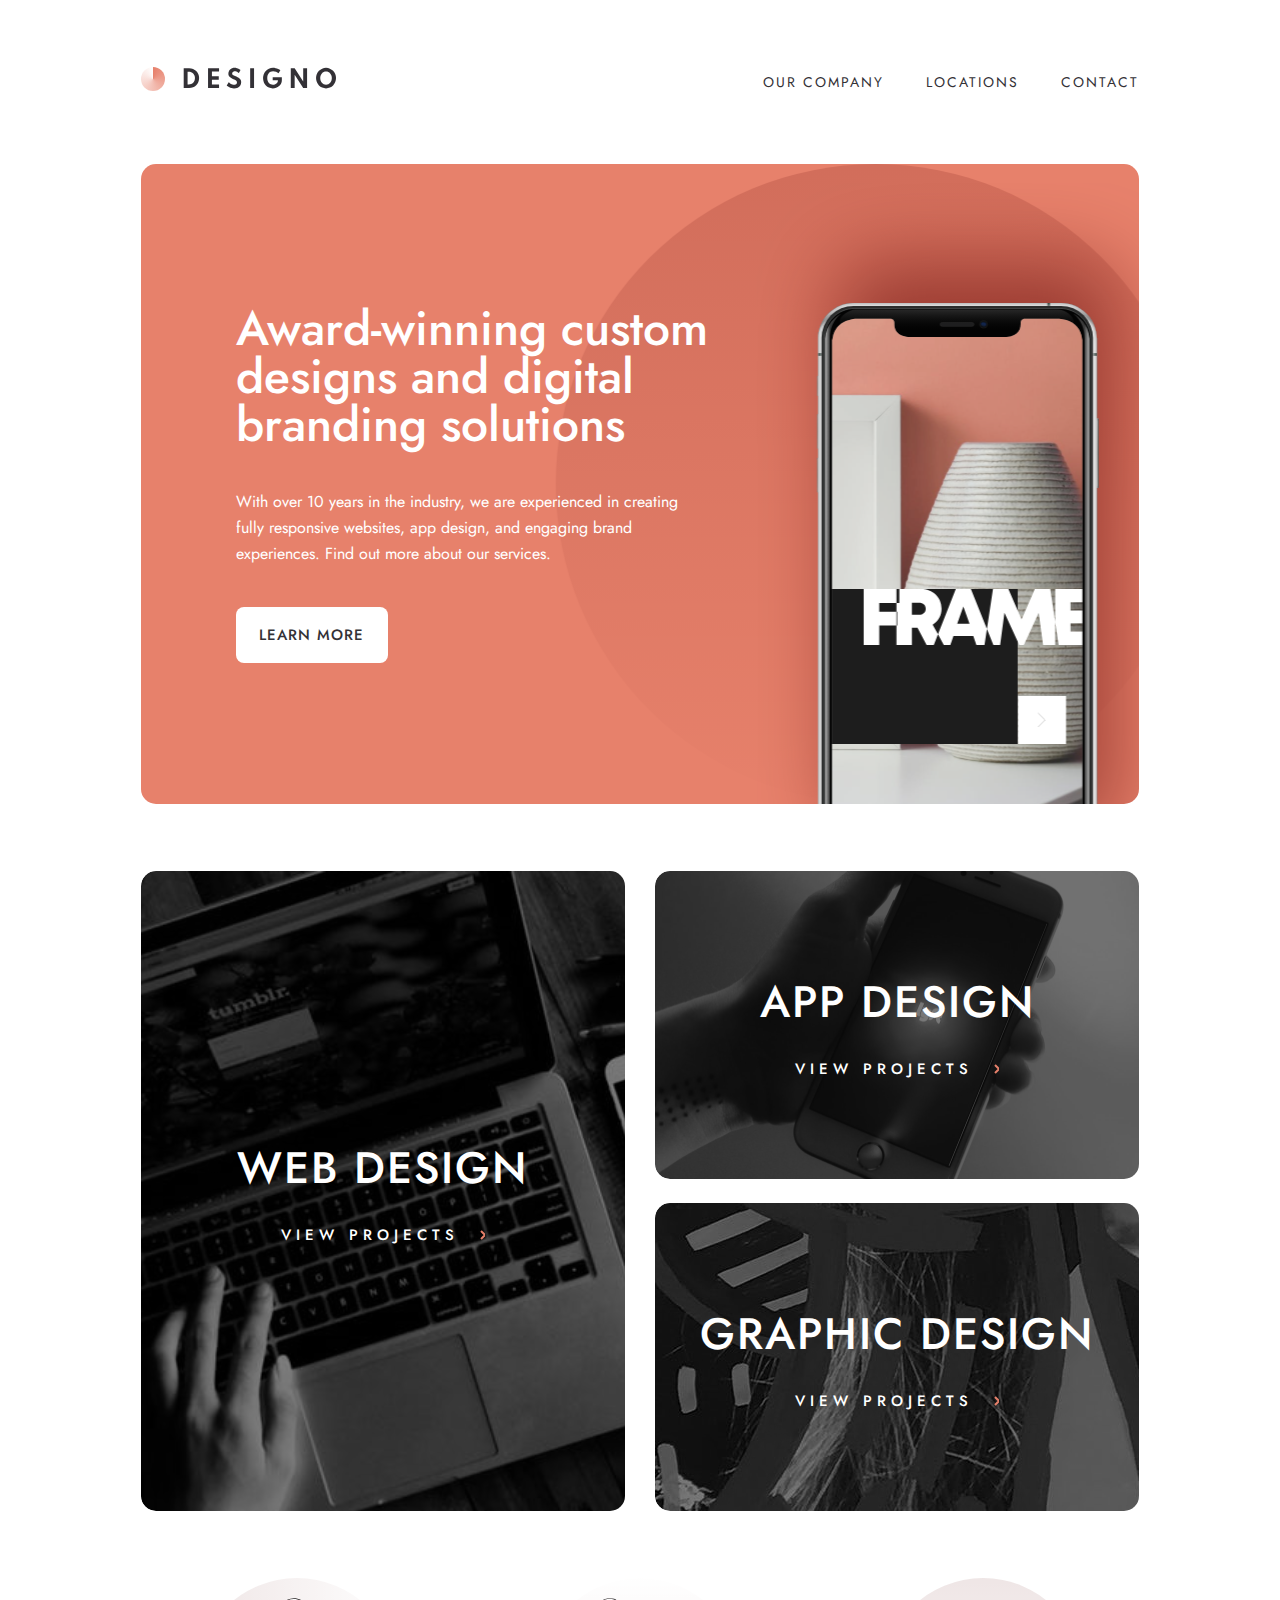
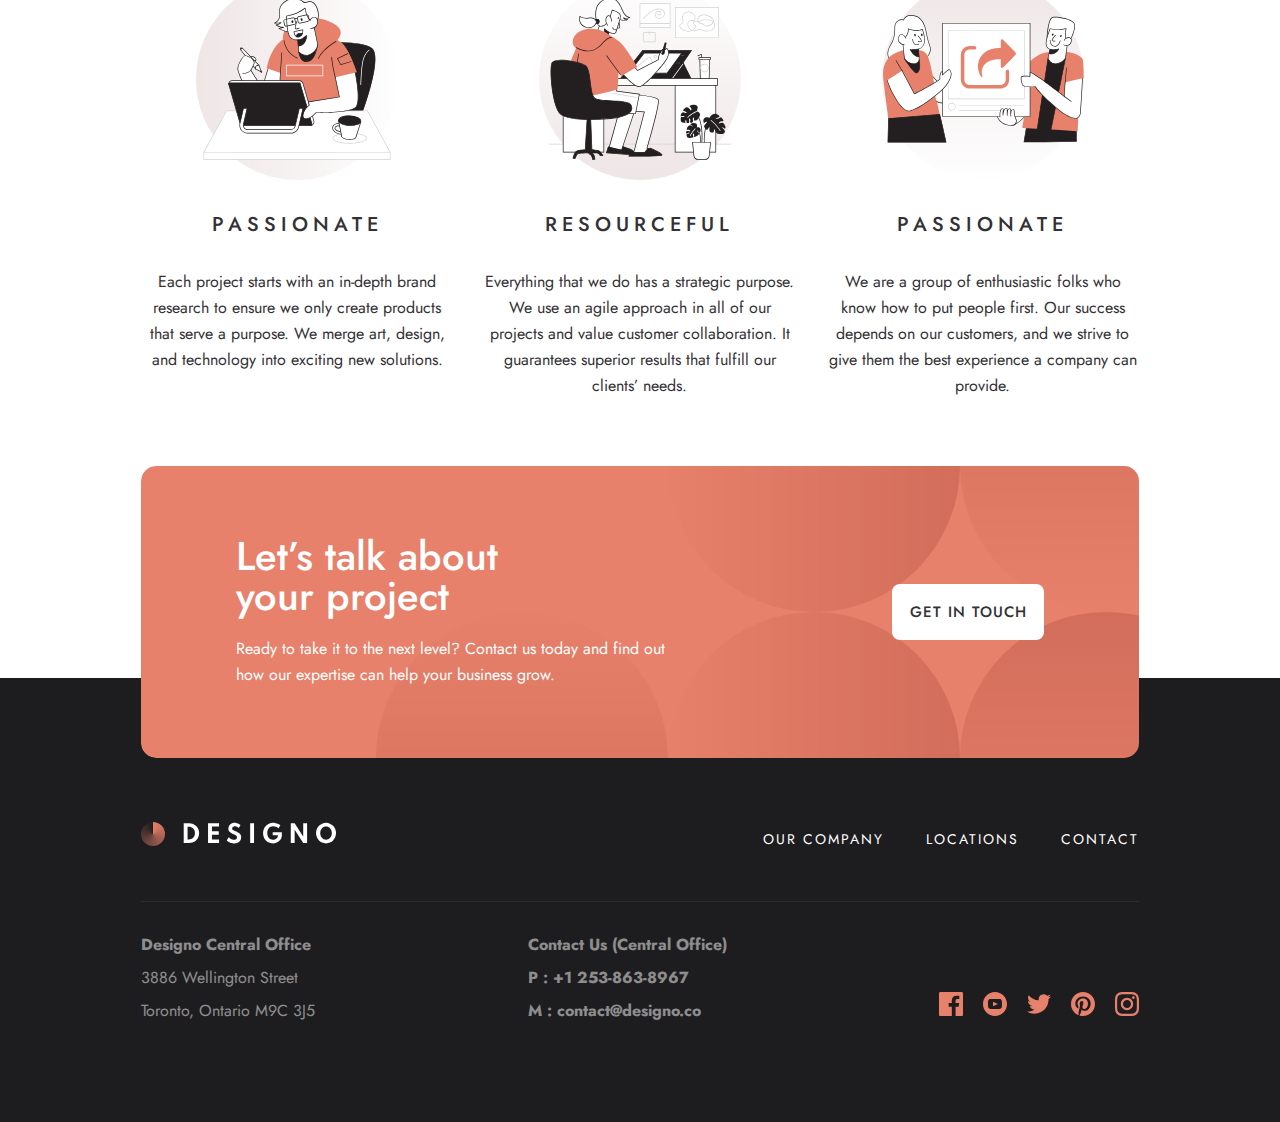
<file: index.html>
<!DOCTYPE html>
<html lang="en">
<head>
  <meta charset="UTF-8">
  <meta name="viewport" content="width=device-width, initial-scale=1.0">

  <link rel="icon" type="image/png" sizes="32x32" href="favicon-32x32.png">
  
  <title>Frontend Mentor | Designo Agency Website Challenge</title>

  <link rel="stylesheet" href="style.css">
  <script src="https://emmageo3.github.io/Designo-multi-page-website/js/jquery-3.7.1.min.js"></script>
</head>
<body>
  <header>
    <a href="https://emmageo3.github.io/Designo-multi-page-website" class="logo">
      <img src="https://emmageo3.github.io/Designo-multi-page-website/images/logo.svg" alt="logo">
    </a>
    <div class="mobile">
      <div class="header-toggle" id="hamburger"> 
        <img src="https://emmageo3.github.io/Designo-multi-page-website/images/hamburger.svg" id="hamb-id">
      </div>
      <div id="side-menu" class="side-menu">
          <div class="nav-links">
            <a href="https://emmageo3.github.io/Designo-multi-page-website/about.html">OUR COMPANY</a>
            <a href="https://emmageo3.github.io/Designo-multi-page-website/locations.html">LOCATIONS</a>
            <a href="https://emmageo3.github.io/Designo-multi-page-website/contact.html">CONTACT</a>
          </div>
        
      </div>
    </div>
    <nav>
      <a href="https://emmageo3.github.io/Designo-multi-page-website/about.html">OUR COMPANY</a>
      <a href="https://emmageo3.github.io/Designo-multi-page-website/locations.html">LOCATIONS</a>
      <a href="https://emmageo3.github.io/Designo-multi-page-website/contact.html">CONTACT</a>
    </nav>
  </header>

  <div id="overlay" class="overlay"></div>

  <section class="banner">
    <h1>Award-winning custom designs and digital branding solutions</h1>
    <p>With over 10 years in the industry, we are experienced in creating fully responsive websites, app design, and engaging brand experiences. Find out more about our services.</p>
    <a href="#">Learn More</a>
  </section>

  <section class="projects">
    <a href="https://emmageo3.github.io/Designo-multi-page-website/web-design.html" class="project">
      <h1>WEB DESIGN</h1>
      <div class="link">
        <span>VIEW PROJECTS</span>
        <img src="https://emmageo3.github.io/Designo-multi-page-website/images/arrow.svg" alt="image">
      </div>
    </a>
    <div class="double">
      <a href="https://emmageo3.github.io/Designo-multi-page-website/app-design.html"  class="project app">
        <h1>APP DESIGN</h1>
        <div class="link">
          <span>VIEW PROJECTS</span>
          <img src="https://emmageo3.github.io/Designo-multi-page-website/images/arrow.svg" alt="image">
        </div>
      </a>
      <a  href="/graphic-design.html" class="project graphic">
        <h1>GRAPHIC DESIGN</h1>
        <div class="link">
          <span>VIEW PROJECTS</span>
          <img src="https://emmageo3.github.io/Designo-multi-page-website/images/arrow.svg" alt="image">
        </div>
      </a>
    </div>
  </section>

  <section class="values">
    <div class="item">
      <img src="https://emmageo3.github.io/Designo-multi-page-website/images/value1.svg" alt="image">
      <div class="item-content">
        <h1>PASSIONATE</h1>
        <p>Each project starts with an in-depth brand research to ensure we only create products that serve a purpose. We merge art, design, and technology into exciting new solutions.</p>
      </div>
    </div>
    <div class="item">
      <img src="https://emmageo3.github.io/Designo-multi-page-website/images/value2.svg" alt="image">
      <div class="item-content">
        <h1>RESOURCEFUL</h1>
        <p>Everything that we do has a strategic purpose. We use an agile approach in all of our projects and value customer collaboration. It guarantees superior results that fulfill our clients’ needs.</p>
      </div>
    </div>
    <div class="item">
      <img src="https://emmageo3.github.io/Designo-multi-page-website/images/value3.svg" alt="image">
      <div class="item-content">
        <h1>PASSIONATE</h1>
        <p> We are a group of enthusiastic folks who know how to put people first. Our success depends on our customers, and we strive to give them the best experience a company can provide.</p>
      </div>
    </div>
  </section>

  <section class="intouch">
    <div class="left">
      <h1>Let’s talk about your project</h1>
      <p>Ready to take it to the next level? Contact us today and find out how our expertise can help your business grow.</p>
    </div>
    <a href="#">Get in touch</a>
  </section>

  <footer>
    <div class="top">
      <a href="#" class="logo">
        <img src="https://emmageo3.github.io/Designo-multi-page-website/images/white-logo.svg" alt="">
      </a>
      <nav>
        <a href="#">OUR COMPANY</a>
        <a href="#">LOCATIONS</a>
        <a href="#">CONTACT</a>
      </nav>
    </div>
    <div class="bottom">
      <div class="content">
        <h2>Designo Central Office</h2>
        <p>3886 Wellington Street</p>
        <p>Toronto, Ontario M9C 3J5</p>
      </div>
      <div class="content">
        <h2>Contact Us (Central Office)</h2>
        <h2>P : +1 253-863-8967</h2>
        <h2>M : contact@designo.co</h2>
      </div>
      <div class="socials">
        <a href="#">
          <svg xmlns="http://www.w3.org/2000/svg" width="24" height="24" viewBox="0 0 24 24" fill="none">
            <path d="M22.675 0H1.325C0.593 0 0 0.593 0 1.325V22.676C0 23.407 0.593 24 1.325 24H12.82V14.706H9.692V11.084H12.82V8.413C12.82 5.313 14.713 3.625 17.479 3.625C18.804 3.625 19.942 3.724 20.274 3.768V7.008L18.356 7.009C16.852 7.009 16.561 7.724 16.561 8.772V11.085H20.148L19.681 14.707H16.561V24H22.677C23.407 24 24 23.407 24 22.675V1.325C24 0.593 23.407 0 22.675 0Z" />
            </svg>
        </a>
        <a href="#">
          <svg xmlns="http://www.w3.org/2000/svg" width="24" height="24" viewBox="0 0 24 24" fill="none">
            <path fill-rule="evenodd" clip-rule="evenodd" d="M12 0C5.373 0 0 5.373 0 12C0 18.627 5.373 24 12 24C18.627 24 24 18.627 24 12C24 5.373 18.627 0 12 0ZM16.441 16.892C14.339 17.036 9.657 17.036 7.558 16.892C5.282 16.736 5.017 15.622 5 12C5.017 8.371 5.285 7.264 7.558 7.108C9.657 6.964 14.34 6.964 16.441 7.108C18.718 7.264 18.982 8.378 19 12C18.982 15.629 18.715 16.736 16.441 16.892ZM14.917 11.996L10 9.658V14.342L14.917 11.996Z" />
          </svg>
        </a>
        <a href="#">
          <svg xmlns="http://www.w3.org/2000/svg" width="24" height="20" viewBox="0 0 24 20" fill="none">
            <path d="M24 2.55509C23.117 2.94709 22.168 3.21109 21.172 3.33009C22.189 2.72109 22.97 1.75609 23.337 0.606094C22.386 1.17009 21.332 1.58009 20.21 1.80109C19.313 0.844094 18.032 0.246094 16.616 0.246094C13.437 0.246094 11.101 3.21209 11.819 6.29109C7.728 6.08609 4.1 4.12609 1.671 1.14709C0.381 3.36009 1.002 6.25509 3.194 7.72109C2.388 7.69509 1.628 7.47409 0.965 7.10509C0.911 9.38609 2.546 11.5201 4.914 11.9951C4.221 12.1831 3.462 12.2271 2.69 12.0791C3.316 14.0351 5.134 15.4581 7.29 15.4981C5.22 17.1211 2.612 17.8461 0 17.5381C2.179 18.9351 4.768 19.7501 7.548 19.7501C16.69 19.7501 21.855 12.0291 21.543 5.10409C22.505 4.40909 23.34 3.54209 24 2.55509Z" />
          </svg>
        </a>
        <a href="#">
          <svg xmlns="http://www.w3.org/2000/svg" width="24" height="24" viewBox="0 0 24 24" fill="none">
            <path d="M12 0C5.373 0 0 5.372 0 12C0 17.084 3.163 21.426 7.627 23.174C7.522 22.225 7.427 20.769 7.669 19.733C7.887 18.796 9.076 13.768 9.076 13.768C9.076 13.768 8.717 13.049 8.717 11.986C8.717 10.318 9.684 9.072 10.888 9.072C11.911 9.072 12.406 9.841 12.406 10.762C12.406 11.791 11.751 13.33 11.412 14.757C11.129 15.951 12.011 16.926 13.189 16.926C15.322 16.926 16.961 14.677 16.961 11.431C16.961 8.558 14.897 6.549 11.949 6.549C8.535 6.549 6.531 9.11 6.531 11.756C6.531 12.787 6.928 13.894 7.424 14.494C7.522 14.613 7.536 14.718 7.507 14.839L7.174 16.199C7.121 16.419 7 16.466 6.772 16.36C5.273 15.662 4.336 13.471 4.336 11.711C4.336 7.926 7.086 4.449 12.265 4.449C16.428 4.449 19.663 7.416 19.663 11.38C19.663 15.516 17.056 18.844 13.436 18.844C12.22 18.844 11.077 18.213 10.686 17.466L9.938 20.319C9.667 21.362 8.936 22.669 8.446 23.465C9.57 23.812 10.763 24 12 24C18.627 24 24 18.627 24 12C24 5.372 18.627 0 12 0Z" />
          </svg>
        </a>
        <a href="#">
          <svg xmlns="http://www.w3.org/2000/svg" width="24" height="24" viewBox="0 0 24 24" fill="none">
            <path fill-rule="evenodd" clip-rule="evenodd" d="M12 0C8.741 0 8.333 0.014 7.053 0.072C2.695 0.272 0.273 2.69 0.073 7.052C0.014 8.333 0 8.741 0 12C0 15.259 0.014 15.668 0.072 16.948C0.272 21.306 2.69 23.728 7.052 23.928C8.333 23.986 8.741 24 12 24C15.259 24 15.668 23.986 16.948 23.928C21.302 23.728 23.73 21.31 23.927 16.948C23.986 15.668 24 15.259 24 12C24 8.741 23.986 8.333 23.928 7.053C23.732 2.699 21.311 0.273 16.949 0.073C15.668 0.014 15.259 0 12 0ZM12 2.163C15.204 2.163 15.584 2.175 16.85 2.233C20.102 2.381 21.621 3.924 21.769 7.152C21.827 8.417 21.838 8.797 21.838 12.001C21.838 15.206 21.826 15.585 21.769 16.85C21.62 20.075 20.105 21.621 16.85 21.769C15.584 21.827 15.206 21.839 12 21.839C8.796 21.839 8.416 21.827 7.151 21.769C3.891 21.62 2.38 20.07 2.232 16.849C2.174 15.584 2.162 15.205 2.162 12C2.162 8.796 2.175 8.417 2.232 7.151C2.381 3.924 3.896 2.38 7.151 2.232C8.417 2.175 8.796 2.163 12 2.163ZM5.838 12C5.838 8.597 8.597 5.838 12 5.838C15.403 5.838 18.162 8.597 18.162 12C18.162 15.404 15.403 18.163 12 18.163C8.597 18.163 5.838 15.403 5.838 12ZM12 16C9.791 16 8 14.21 8 12C8 9.791 9.791 8 12 8C14.209 8 16 9.791 16 12C16 14.21 14.209 16 12 16ZM16.965 5.595C16.965 4.8 17.61 4.155 18.406 4.155C19.201 4.155 19.845 4.8 19.845 5.595C19.845 6.39 19.201 7.035 18.406 7.035C17.61 7.035 16.965 6.39 16.965 5.595Z" />
          </svg>
        </a>
      </div>
    </div>
    
    

  </footer>
  <script src="https://emmageo3.github.io/Designo-multi-page-website/script.js"></script>
</body>
</html>
</file>
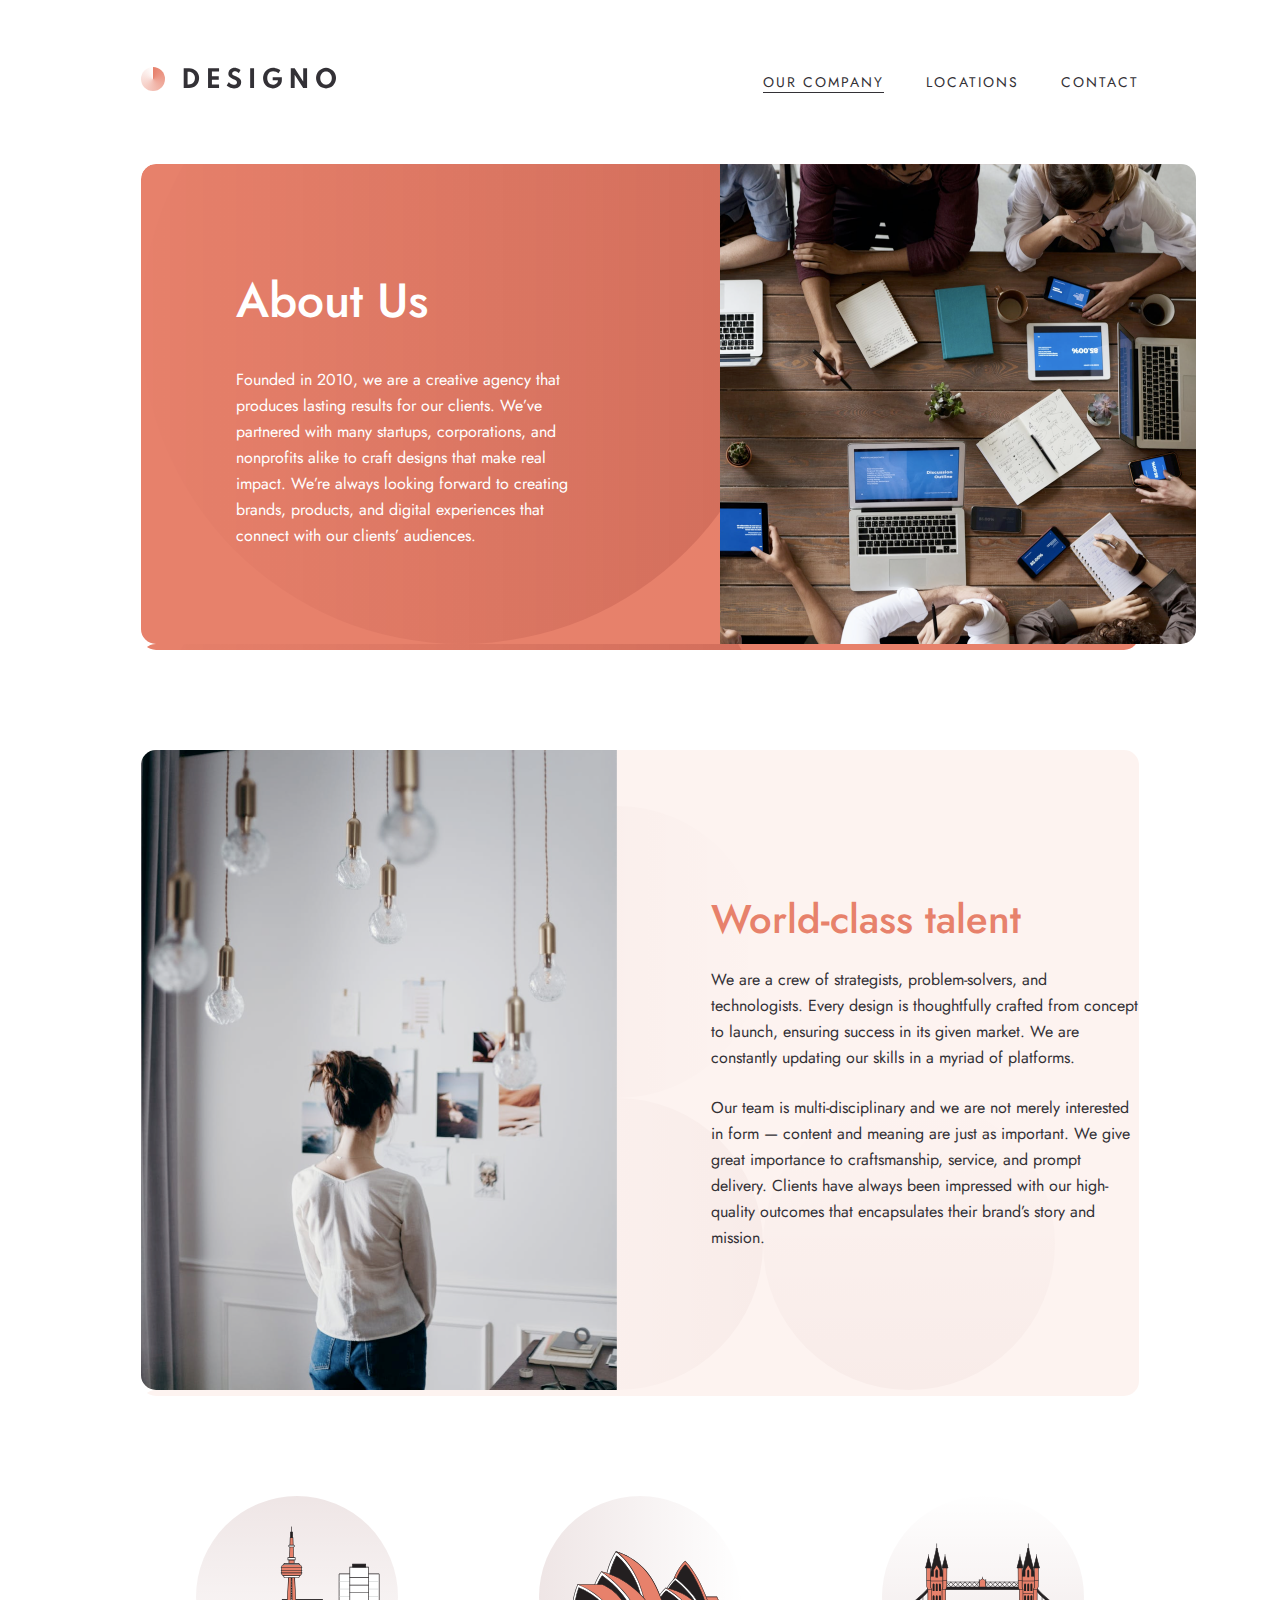
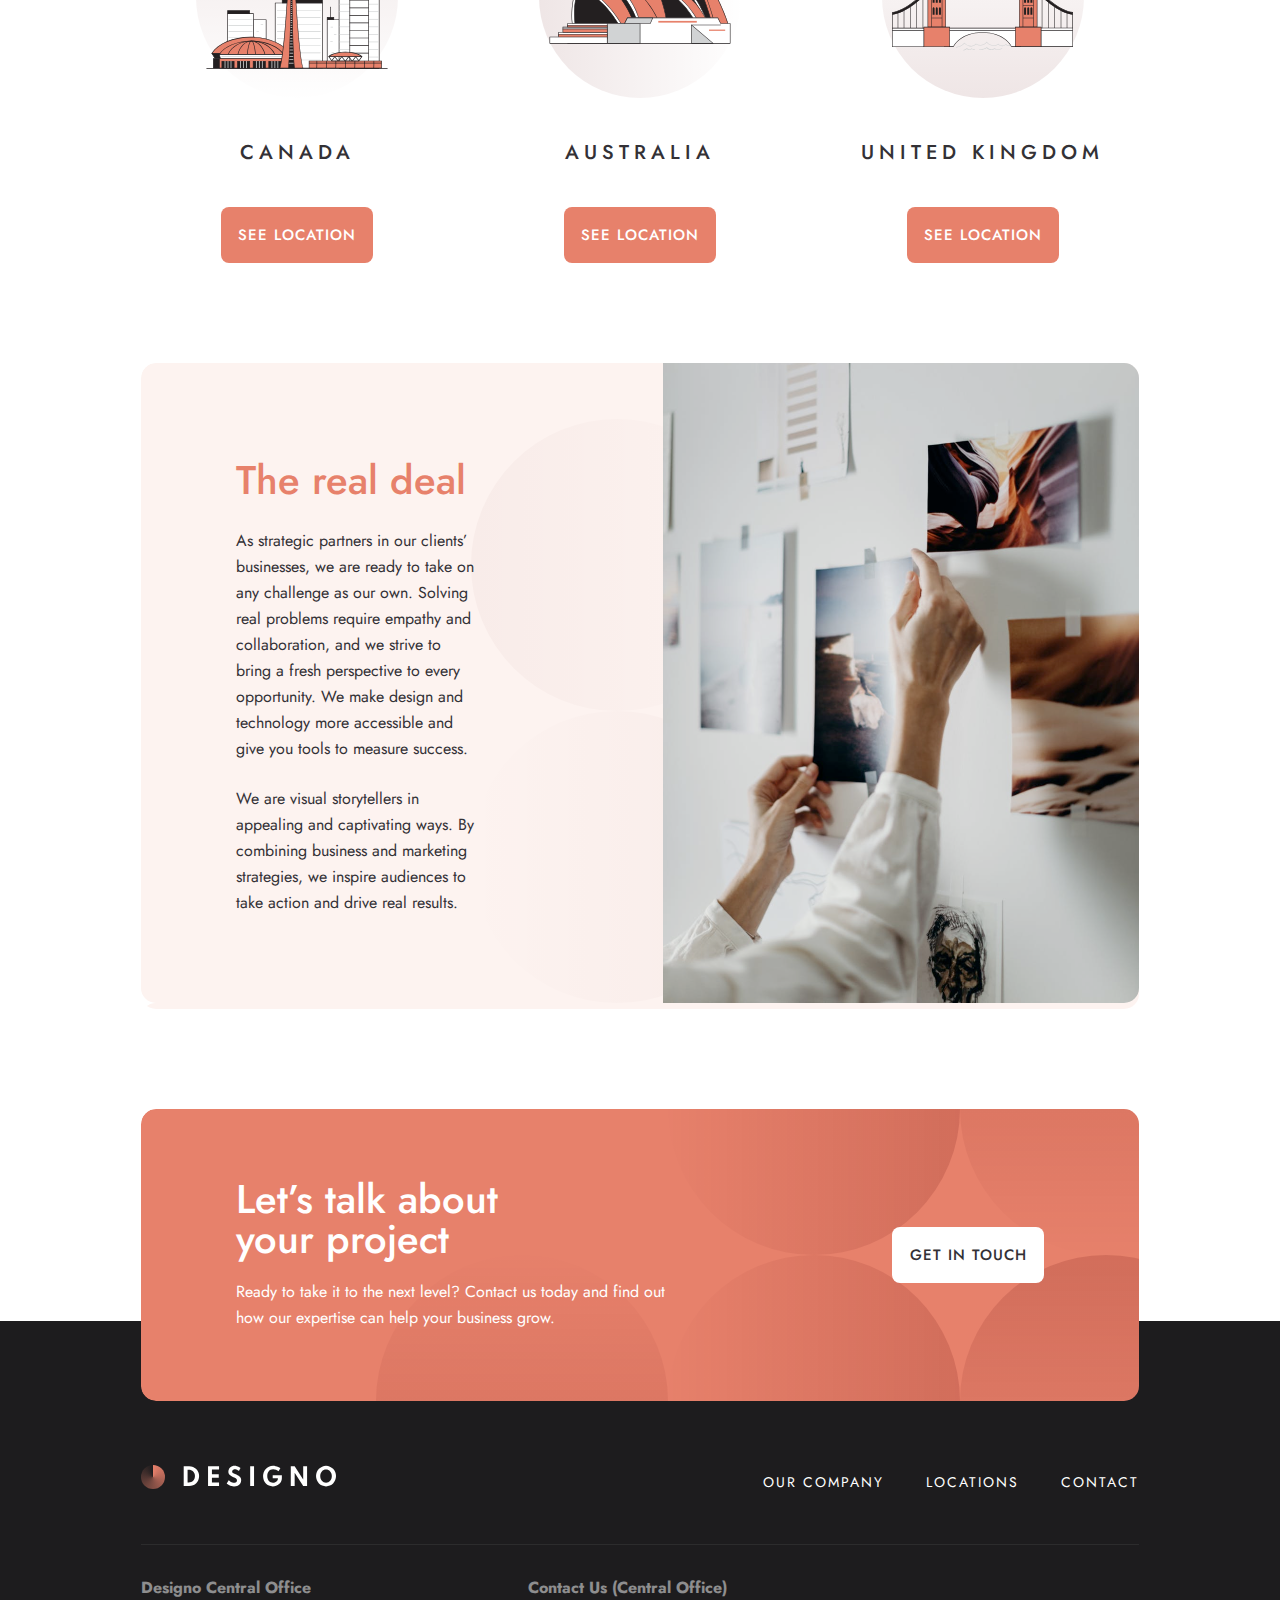
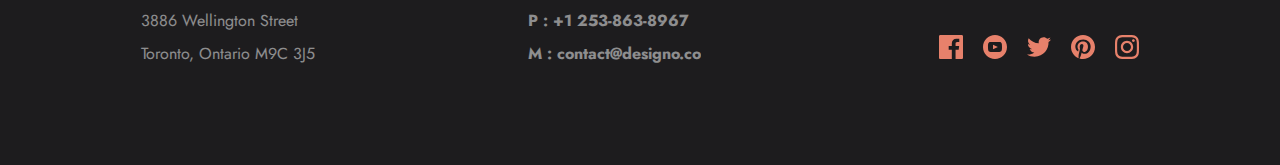
<file: about.html>
<!DOCTYPE html>
<html lang="en">
<head>
  <meta charset="UTF-8">
  <meta name="viewport" content="width=device-width, initial-scale=1.0">

  <link rel="icon" type="image/png" sizes="32x32" href="favicon-32x32.png">
  
  <title>About</title>

  <link rel="stylesheet" href="style.css">
  <script src="https://emmageo3.github.io/Designo-multi-page-website/js/jquery-3.7.1.min.js"></script>

</head>
<body>
  <header>
    <a href="https://emmageo3.github.io/Designo-multi-page-website" class="logo">
      <img src="https://emmageo3.github.io/Designo-multi-page-website/images/logo.svg" alt="logo">
    </a>
    <div class="mobile">
      <div class="header-toggle" id="hamburger"> 
        <img src="https://emmageo3.github.io/Designo-multi-page-website/images/hamburger.svg" id="hamb-id">
      </div>
      <div id="side-menu" class="side-menu">
          <div class="nav-links">
            <a href="https://emmageo3.github.io/Designo-multi-page-website/about.html" class="active">OUR COMPANY</a>
            <a href="https://emmageo3.github.io/Designo-multi-page-website/locations.html">LOCATIONS</a>
            <a href="https://emmageo3.github.io/Designo-multi-page-website/contact.html">CONTACT</a>
          </div>
        
      </div>
    </div>
    <nav>
      <a href="https://emmageo3.github.io/Designo-multi-page-website/about.html" class="active">OUR COMPANY</a>
      <a href="https://emmageo3.github.io/Designo-multi-page-website/locations.html">LOCATIONS</a>
      <a href="https://emmageo3.github.io/Designo-multi-page-website/contact.html">CONTACT</a>
    </nav>
  </header>

  <section class="about">
    <div class="left">
      <h1>About Us</h1>
      <p>Founded in 2010, we are a creative agency that produces lasting results for our clients. We’ve partnered with many startups, corporations, and nonprofits alike to craft designs that make real impact. We’re always looking forward to creating brands, products, and digital experiences that connect with our clients’ audiences.</p>
    </div>
    <div class="right">
      <img src="https://emmageo3.github.io/Designo-multi-page-website/images/about.svg" alt="">
    </div>
  </section>

  <section class="talent">
    <div class="left">
      <img src="https://emmageo3.github.io/Designo-multi-page-website/images/talent.svg" alt="">
    </div>
    <div class="right">
      <h1>World-class talent</h1>
      <p>We are a crew of strategists, problem-solvers, and technologists. Every design is thoughtfully crafted from concept to launch, ensuring success in its given market. We are constantly updating our skills in a myriad of platforms.</p>
      <p>Our team is multi-disciplinary and we are not merely interested in form — content and meaning are just as important. We give great importance to craftsmanship, service, and prompt delivery. Clients have always been impressed with our high-quality outcomes that encapsulates their brand’s story and mission.</p>
    </div>
  </section>

  <section class="countries">
    <div class="country">
      <img src="https://emmageo3.github.io/Designo-multi-page-website/images/country1.svg" alt="image">
      <h1>CANADA</h1>
      <a href="/locations.html">SEE LOCATION</a>
    </div>
    <div class="country">
      <img src="https://emmageo3.github.io/Designo-multi-page-website/images/country2.svg" alt="image">
      <h1>AUSTRALIA</h1>
      <a href="/locations.html">SEE LOCATION</a>
    </div>
    <div class="country">
      <img src="https://emmageo3.github.io/Designo-multi-page-website/images/country3.svg" alt="image">
      <h1>UNITED KINGDOM</h1>
      <a href="/locations.html">SEE LOCATION</a>
    </div>
  </section>

  <section class="talent reverse" >
    <div class="left">
      <img src="https://emmageo3.github.io/Designo-multi-page-website/images/talent-reverse.svg" alt="">
    </div>
    <div class="right">
      <h1>The real deal</h1>
      <p>As strategic partners in our clients’ businesses, we are ready to take on any challenge as our own. Solving real problems require empathy and collaboration, and we strive to bring a fresh perspective to every opportunity. We make design and technology more accessible and give you tools to measure success.</p>
      <p>We are visual storytellers in appealing and captivating ways. By combining business and marketing strategies, we inspire audiences to take action and drive real results.</p>
    </div>
  </section>

  
  <section class="intouch">
    <div class="left">
      <h1>Let’s talk about your project</h1>
      <p>Ready to take it to the next level? Contact us today and find out how our expertise can help your business grow.</p>
    </div>
    <a href="#">Get in touch</a>
  </section>

  <footer>
    <div class="top">
      <a href="#" class="logo">
        <img src="https://emmageo3.github.io/Designo-multi-page-website/images/white-logo.svg" alt="">
      </a>
      <nav>
        <a href="#">OUR COMPANY</a>
        <a href="#">LOCATIONS</a>
        <a href="#">CONTACT</a>
      </nav>
    </div>
    <div class="bottom">
      <div class="content">
        <h2>Designo Central Office</h2>
        <p>3886 Wellington Street</p>
        <p>Toronto, Ontario M9C 3J5</p>
      </div>
      <div class="content">
        <h2>Contact Us (Central Office)</h2>
        <h2>P : +1 253-863-8967</h2>
        <h2>M : contact@designo.co</h2>
      </div>
      <div class="socials">
        <a href="#">
          <svg xmlns="http://www.w3.org/2000/svg" width="24" height="24" viewBox="0 0 24 24" fill="none">
            <path d="M22.675 0H1.325C0.593 0 0 0.593 0 1.325V22.676C0 23.407 0.593 24 1.325 24H12.82V14.706H9.692V11.084H12.82V8.413C12.82 5.313 14.713 3.625 17.479 3.625C18.804 3.625 19.942 3.724 20.274 3.768V7.008L18.356 7.009C16.852 7.009 16.561 7.724 16.561 8.772V11.085H20.148L19.681 14.707H16.561V24H22.677C23.407 24 24 23.407 24 22.675V1.325C24 0.593 23.407 0 22.675 0Z" />
            </svg>
        </a>
        <a href="#">
          <svg xmlns="http://www.w3.org/2000/svg" width="24" height="24" viewBox="0 0 24 24" fill="none">
            <path fill-rule="evenodd" clip-rule="evenodd" d="M12 0C5.373 0 0 5.373 0 12C0 18.627 5.373 24 12 24C18.627 24 24 18.627 24 12C24 5.373 18.627 0 12 0ZM16.441 16.892C14.339 17.036 9.657 17.036 7.558 16.892C5.282 16.736 5.017 15.622 5 12C5.017 8.371 5.285 7.264 7.558 7.108C9.657 6.964 14.34 6.964 16.441 7.108C18.718 7.264 18.982 8.378 19 12C18.982 15.629 18.715 16.736 16.441 16.892ZM14.917 11.996L10 9.658V14.342L14.917 11.996Z" />
          </svg>
        </a>
        <a href="#">
          <svg xmlns="http://www.w3.org/2000/svg" width="24" height="20" viewBox="0 0 24 20" fill="none">
            <path d="M24 2.55509C23.117 2.94709 22.168 3.21109 21.172 3.33009C22.189 2.72109 22.97 1.75609 23.337 0.606094C22.386 1.17009 21.332 1.58009 20.21 1.80109C19.313 0.844094 18.032 0.246094 16.616 0.246094C13.437 0.246094 11.101 3.21209 11.819 6.29109C7.728 6.08609 4.1 4.12609 1.671 1.14709C0.381 3.36009 1.002 6.25509 3.194 7.72109C2.388 7.69509 1.628 7.47409 0.965 7.10509C0.911 9.38609 2.546 11.5201 4.914 11.9951C4.221 12.1831 3.462 12.2271 2.69 12.0791C3.316 14.0351 5.134 15.4581 7.29 15.4981C5.22 17.1211 2.612 17.8461 0 17.5381C2.179 18.9351 4.768 19.7501 7.548 19.7501C16.69 19.7501 21.855 12.0291 21.543 5.10409C22.505 4.40909 23.34 3.54209 24 2.55509Z" />
          </svg>
        </a>
        <a href="#">
          <svg xmlns="http://www.w3.org/2000/svg" width="24" height="24" viewBox="0 0 24 24" fill="none">
            <path d="M12 0C5.373 0 0 5.372 0 12C0 17.084 3.163 21.426 7.627 23.174C7.522 22.225 7.427 20.769 7.669 19.733C7.887 18.796 9.076 13.768 9.076 13.768C9.076 13.768 8.717 13.049 8.717 11.986C8.717 10.318 9.684 9.072 10.888 9.072C11.911 9.072 12.406 9.841 12.406 10.762C12.406 11.791 11.751 13.33 11.412 14.757C11.129 15.951 12.011 16.926 13.189 16.926C15.322 16.926 16.961 14.677 16.961 11.431C16.961 8.558 14.897 6.549 11.949 6.549C8.535 6.549 6.531 9.11 6.531 11.756C6.531 12.787 6.928 13.894 7.424 14.494C7.522 14.613 7.536 14.718 7.507 14.839L7.174 16.199C7.121 16.419 7 16.466 6.772 16.36C5.273 15.662 4.336 13.471 4.336 11.711C4.336 7.926 7.086 4.449 12.265 4.449C16.428 4.449 19.663 7.416 19.663 11.38C19.663 15.516 17.056 18.844 13.436 18.844C12.22 18.844 11.077 18.213 10.686 17.466L9.938 20.319C9.667 21.362 8.936 22.669 8.446 23.465C9.57 23.812 10.763 24 12 24C18.627 24 24 18.627 24 12C24 5.372 18.627 0 12 0Z" />
          </svg>
        </a>
        <a href="#">
          <svg xmlns="http://www.w3.org/2000/svg" width="24" height="24" viewBox="0 0 24 24" fill="none">
            <path fill-rule="evenodd" clip-rule="evenodd" d="M12 0C8.741 0 8.333 0.014 7.053 0.072C2.695 0.272 0.273 2.69 0.073 7.052C0.014 8.333 0 8.741 0 12C0 15.259 0.014 15.668 0.072 16.948C0.272 21.306 2.69 23.728 7.052 23.928C8.333 23.986 8.741 24 12 24C15.259 24 15.668 23.986 16.948 23.928C21.302 23.728 23.73 21.31 23.927 16.948C23.986 15.668 24 15.259 24 12C24 8.741 23.986 8.333 23.928 7.053C23.732 2.699 21.311 0.273 16.949 0.073C15.668 0.014 15.259 0 12 0ZM12 2.163C15.204 2.163 15.584 2.175 16.85 2.233C20.102 2.381 21.621 3.924 21.769 7.152C21.827 8.417 21.838 8.797 21.838 12.001C21.838 15.206 21.826 15.585 21.769 16.85C21.62 20.075 20.105 21.621 16.85 21.769C15.584 21.827 15.206 21.839 12 21.839C8.796 21.839 8.416 21.827 7.151 21.769C3.891 21.62 2.38 20.07 2.232 16.849C2.174 15.584 2.162 15.205 2.162 12C2.162 8.796 2.175 8.417 2.232 7.151C2.381 3.924 3.896 2.38 7.151 2.232C8.417 2.175 8.796 2.163 12 2.163ZM5.838 12C5.838 8.597 8.597 5.838 12 5.838C15.403 5.838 18.162 8.597 18.162 12C18.162 15.404 15.403 18.163 12 18.163C8.597 18.163 5.838 15.403 5.838 12ZM12 16C9.791 16 8 14.21 8 12C8 9.791 9.791 8 12 8C14.209 8 16 9.791 16 12C16 14.21 14.209 16 12 16ZM16.965 5.595C16.965 4.8 17.61 4.155 18.406 4.155C19.201 4.155 19.845 4.8 19.845 5.595C19.845 6.39 19.201 7.035 18.406 7.035C17.61 7.035 16.965 6.39 16.965 5.595Z" />
          </svg>
        </a>
      </div>
    </div>
    
    

  </footer>
</body>
</html>
</file>
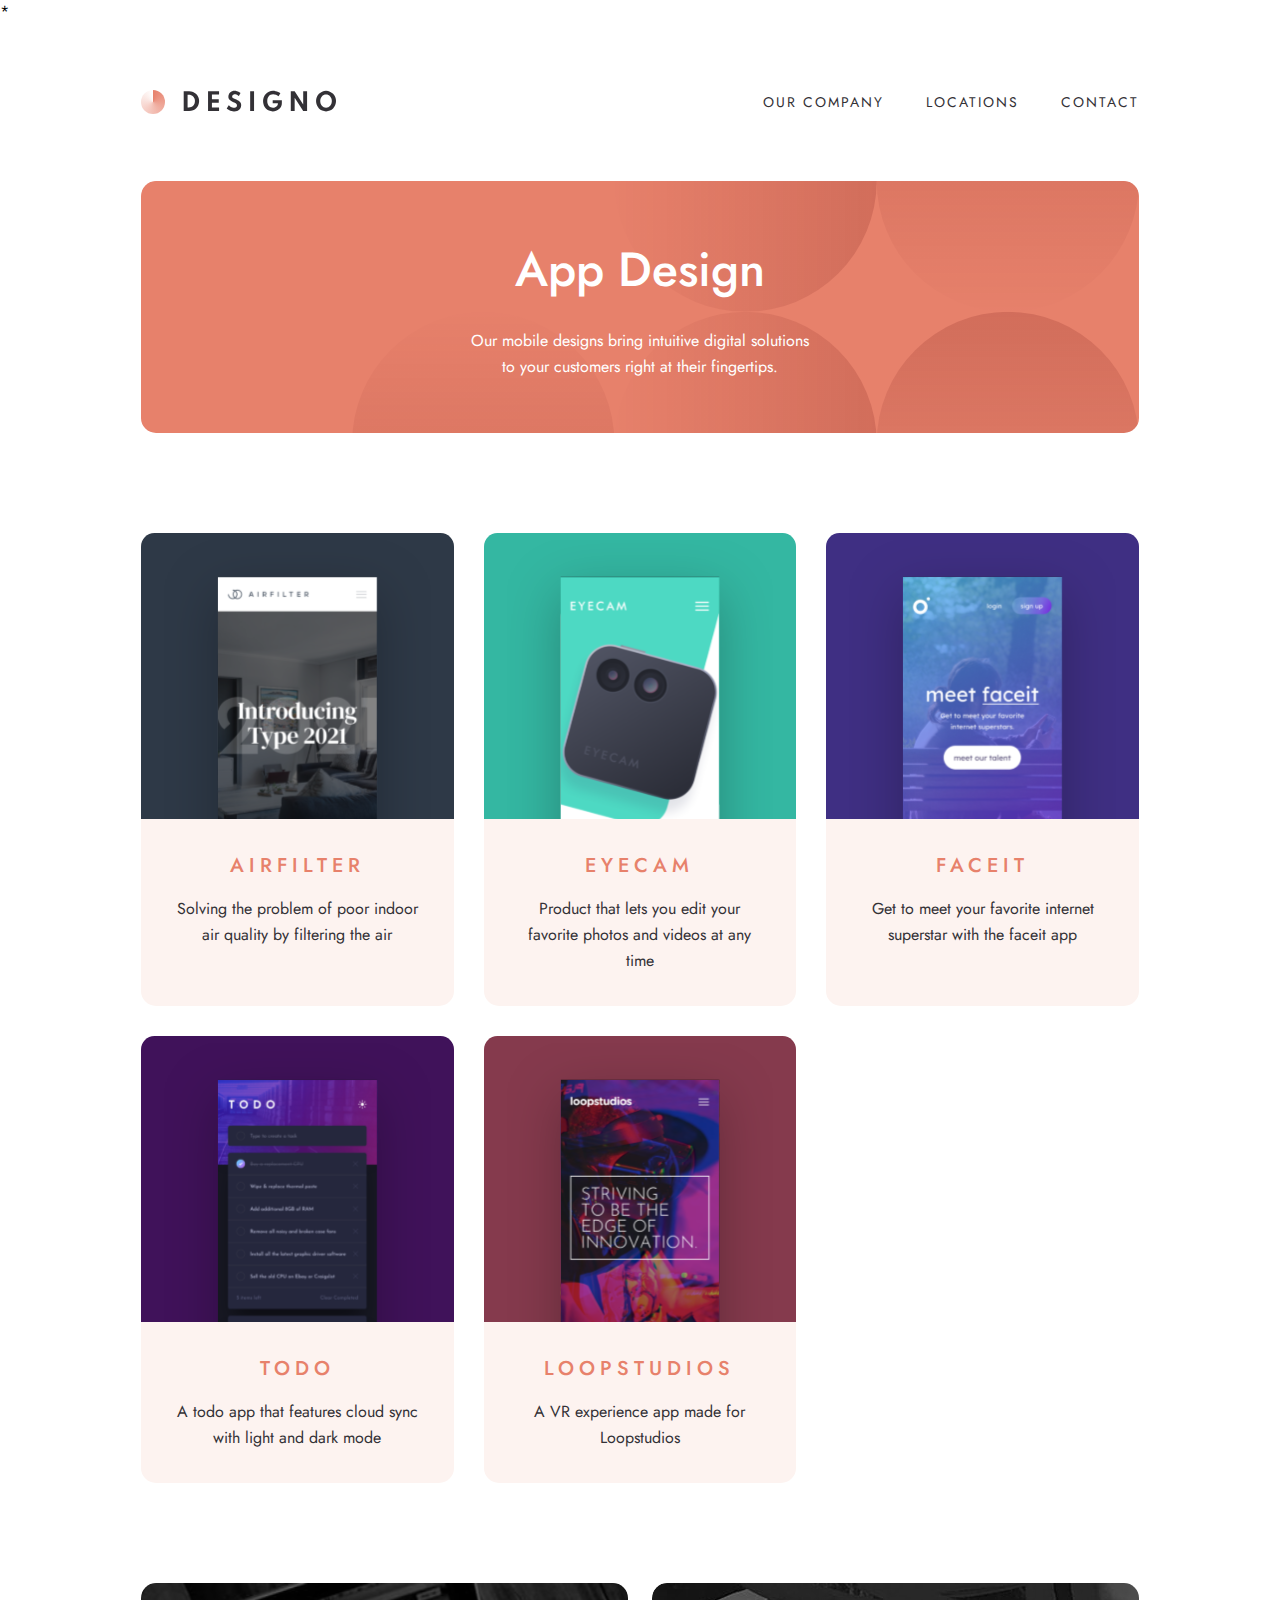
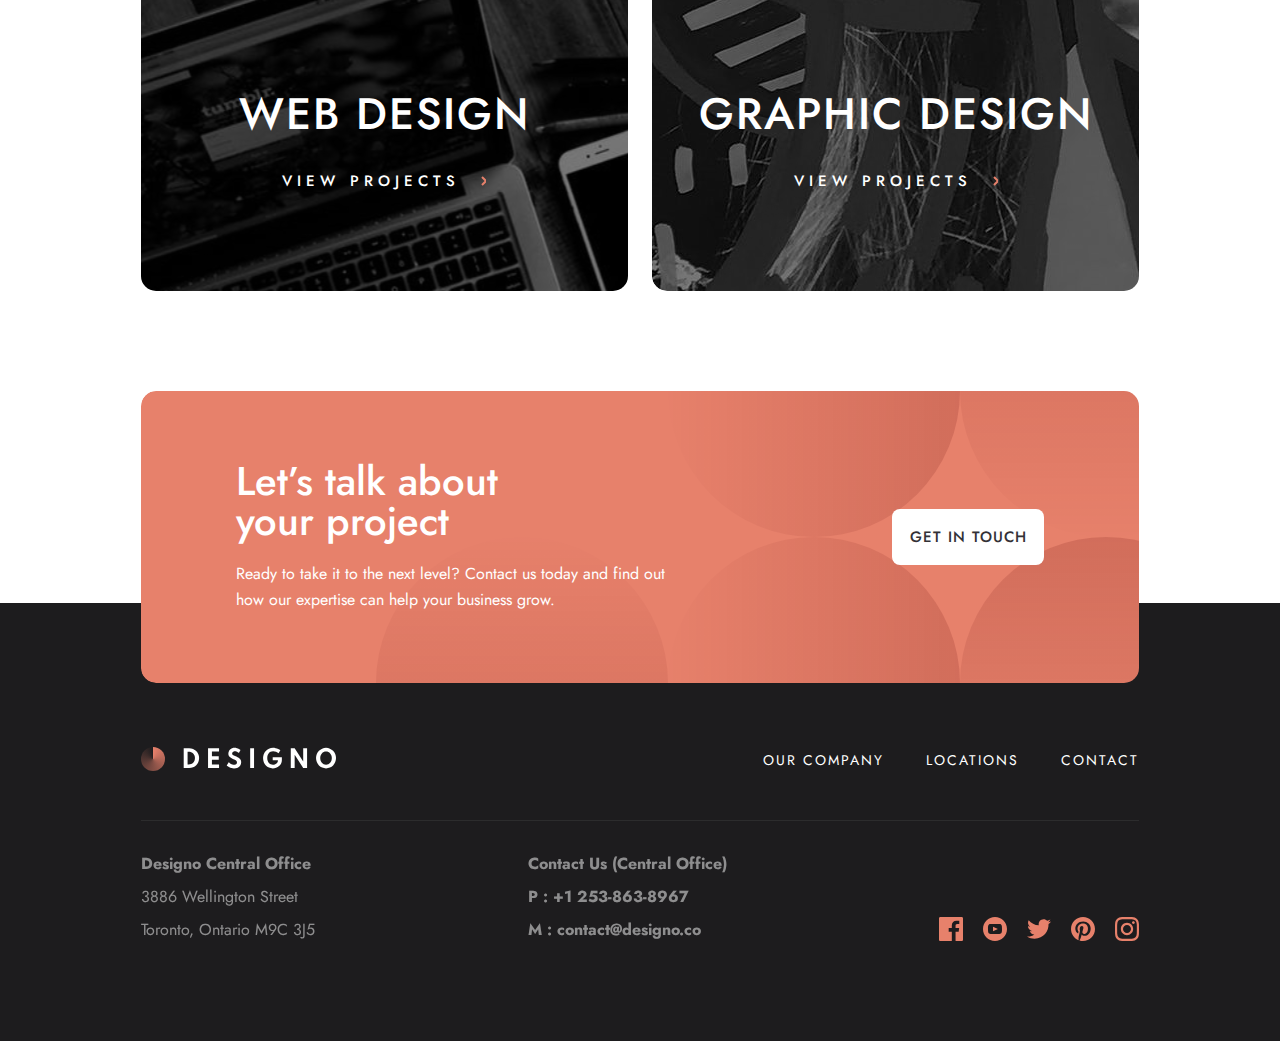
<file: app-design.html>
*<!DOCTYPE html>
<html lang="en">
<head>
  <meta charset="UTF-8">
  <meta name="viewport" content="width=device-width, initial-scale=1.0">

  <link rel="icon" type="image/png" sizes="32x32" href="favicon-32x32.png">
  
  <title>App design</title>

  <link rel="stylesheet" href="style.css">
  <script src="https://emmageo3.github.io/Designo-multi-page-website/js/jquery-3.7.1.min.js"></script>

</head>
<body>
  <header>
    <a href="https://emmageo3.github.io/Designo-multi-page-website" class="logo">
      <img src="https://emmageo3.github.io/Designo-multi-page-website/images/logo.svg" alt="logo">
    </a>
    <div class="mobile">
      <div class="header-toggle" id="hamburger"> 
        <img src="https://emmageo3.github.io/Designo-multi-page-website/images/hamburger.svg" id="hamb-id">
      </div>
      <div id="side-menu" class="side-menu">
          <div class="nav-links">
            <a href="https://emmageo3.github.io/Designo-multi-page-website/about.html">OUR COMPANY</a>
            <a href="https://emmageo3.github.io/Designo-multi-page-website/locations.html">LOCATIONS</a>
            <a href="https://emmageo3.github.io/Designo-multi-page-website/contact.html">CONTACT</a>
          </div>
        
      </div>
    </div>
    <nav>
      <a href="https://emmageo3.github.io/Designo-multi-page-website/about.html">OUR COMPANY</a>
      <a href="https://emmageo3.github.io/Designo-multi-page-website/locations.html">LOCATIONS</a>
      <a href="https://emmageo3.github.io/Designo-multi-page-website/contact.html">CONTACT</a>
    </nav>
  </header>

  <section class="page-title">
      <h1>App Design</h1>
      <p>Our mobile designs bring intuitive digital solutions<br>
        to your customers right at their fingertips.</p>
  </section>

  <section class="cards">
    <div class="card">
      <img src="https://emmageo3.github.io/Designo-multi-page-website/images/app1.svg" alt="image">
      <div class="card-content">
        <h1>AIRFILTER</h1>
        <p>Solving the problem of poor indoor air quality by filtering the air</p>
      </div>
    </div>
    <div class="card">
      <img src="https://emmageo3.github.io/Designo-multi-page-website/images/app2.svg" alt="image">
      <div class="card-content">
        <h1>EYECAM</h1>
        <p>Product that lets you edit your favorite photos and videos at any time</p>
      </div>
    </div>
    <div class="card">
      <img src="https://emmageo3.github.io/Designo-multi-page-website/images/app3.svg" alt="image">
      <div class="card-content">
        <h1>FACEIT</h1>
        <p>Get to meet your favorite internet superstar with the faceit app</p>
      </div>
    </div>
    <div class="card">
      <img src="https://emmageo3.github.io/Designo-multi-page-website/images/app4.svg" alt="image">
      <div class="card-content">
        <h1>TODO</h1>
        <p>A todo app that features cloud sync with light and dark mode</p>
      </div>
    </div>
    <div class="card">
      <img src="https://emmageo3.github.io/Designo-multi-page-website/images/app5.svg" alt="image">
      <div class="card-content">
        <h1>LOOPSTUDIOS</h1>
        <p>A VR experience app made for Loopstudios</p>
      </div>
    </div>
  </section>

  <section class="projects app">
    <div class="double">
      <a href="/web-design.html"  class="project">
        <h1>WEB DESIGN</h1>
        <div class="link">
          <span>VIEW PROJECTS</span>
          <img src="https://emmageo3.github.io/Designo-multi-page-website/images/arrow.svg" alt="image">
        </div>
      </a>
      <a  href="/graphic-design.html" class="project graphic">
        <h1>GRAPHIC DESIGN</h1>
        <div class="link">
          <span>VIEW PROJECTS</span>
          <img src="https://emmageo3.github.io/Designo-multi-page-website/images/arrow.svg" alt="image">
        </div>
      </a>
    </div>
  </section>

  <section class="intouch">
    <div class="left">
      <h1>Let’s talk about your project</h1>
      <p>Ready to take it to the next level? Contact us today and find out how our expertise can help your business grow.</p>
    </div>
    <a href="#">Get in touch</a>
  </section>

  <footer>
    <div class="top">
      <a href="#" class="logo">
        <img src="https://emmageo3.github.io/Designo-multi-page-website/images/white-logo.svg" alt="">
      </a>
      <nav>
        <a href="#">OUR COMPANY</a>
        <a href="#">LOCATIONS</a>
        <a href="#">CONTACT</a>
      </nav>
    </div>
    <div class="bottom">
      <div class="content">
        <h2>Designo Central Office</h2>
        <p>3886 Wellington Street</p>
        <p>Toronto, Ontario M9C 3J5</p>
      </div>
      <div class="content">
        <h2>Contact Us (Central Office)</h2>
        <h2>P : +1 253-863-8967</h2>
        <h2>M : contact@designo.co</h2>
      </div>
      <div class="socials">
        <a href="#">
          <svg xmlns="http://www.w3.org/2000/svg" width="24" height="24" viewBox="0 0 24 24" fill="none">
            <path d="M22.675 0H1.325C0.593 0 0 0.593 0 1.325V22.676C0 23.407 0.593 24 1.325 24H12.82V14.706H9.692V11.084H12.82V8.413C12.82 5.313 14.713 3.625 17.479 3.625C18.804 3.625 19.942 3.724 20.274 3.768V7.008L18.356 7.009C16.852 7.009 16.561 7.724 16.561 8.772V11.085H20.148L19.681 14.707H16.561V24H22.677C23.407 24 24 23.407 24 22.675V1.325C24 0.593 23.407 0 22.675 0Z" />
            </svg>
        </a>
        <a href="#">
          <svg xmlns="http://www.w3.org/2000/svg" width="24" height="24" viewBox="0 0 24 24" fill="none">
            <path fill-rule="evenodd" clip-rule="evenodd" d="M12 0C5.373 0 0 5.373 0 12C0 18.627 5.373 24 12 24C18.627 24 24 18.627 24 12C24 5.373 18.627 0 12 0ZM16.441 16.892C14.339 17.036 9.657 17.036 7.558 16.892C5.282 16.736 5.017 15.622 5 12C5.017 8.371 5.285 7.264 7.558 7.108C9.657 6.964 14.34 6.964 16.441 7.108C18.718 7.264 18.982 8.378 19 12C18.982 15.629 18.715 16.736 16.441 16.892ZM14.917 11.996L10 9.658V14.342L14.917 11.996Z" />
          </svg>
        </a>
        <a href="#">
          <svg xmlns="http://www.w3.org/2000/svg" width="24" height="20" viewBox="0 0 24 20" fill="none">
            <path d="M24 2.55509C23.117 2.94709 22.168 3.21109 21.172 3.33009C22.189 2.72109 22.97 1.75609 23.337 0.606094C22.386 1.17009 21.332 1.58009 20.21 1.80109C19.313 0.844094 18.032 0.246094 16.616 0.246094C13.437 0.246094 11.101 3.21209 11.819 6.29109C7.728 6.08609 4.1 4.12609 1.671 1.14709C0.381 3.36009 1.002 6.25509 3.194 7.72109C2.388 7.69509 1.628 7.47409 0.965 7.10509C0.911 9.38609 2.546 11.5201 4.914 11.9951C4.221 12.1831 3.462 12.2271 2.69 12.0791C3.316 14.0351 5.134 15.4581 7.29 15.4981C5.22 17.1211 2.612 17.8461 0 17.5381C2.179 18.9351 4.768 19.7501 7.548 19.7501C16.69 19.7501 21.855 12.0291 21.543 5.10409C22.505 4.40909 23.34 3.54209 24 2.55509Z" />
          </svg>
        </a>
        <a href="#">
          <svg xmlns="http://www.w3.org/2000/svg" width="24" height="24" viewBox="0 0 24 24" fill="none">
            <path d="M12 0C5.373 0 0 5.372 0 12C0 17.084 3.163 21.426 7.627 23.174C7.522 22.225 7.427 20.769 7.669 19.733C7.887 18.796 9.076 13.768 9.076 13.768C9.076 13.768 8.717 13.049 8.717 11.986C8.717 10.318 9.684 9.072 10.888 9.072C11.911 9.072 12.406 9.841 12.406 10.762C12.406 11.791 11.751 13.33 11.412 14.757C11.129 15.951 12.011 16.926 13.189 16.926C15.322 16.926 16.961 14.677 16.961 11.431C16.961 8.558 14.897 6.549 11.949 6.549C8.535 6.549 6.531 9.11 6.531 11.756C6.531 12.787 6.928 13.894 7.424 14.494C7.522 14.613 7.536 14.718 7.507 14.839L7.174 16.199C7.121 16.419 7 16.466 6.772 16.36C5.273 15.662 4.336 13.471 4.336 11.711C4.336 7.926 7.086 4.449 12.265 4.449C16.428 4.449 19.663 7.416 19.663 11.38C19.663 15.516 17.056 18.844 13.436 18.844C12.22 18.844 11.077 18.213 10.686 17.466L9.938 20.319C9.667 21.362 8.936 22.669 8.446 23.465C9.57 23.812 10.763 24 12 24C18.627 24 24 18.627 24 12C24 5.372 18.627 0 12 0Z" />
          </svg>
        </a>
        <a href="#">
          <svg xmlns="http://www.w3.org/2000/svg" width="24" height="24" viewBox="0 0 24 24" fill="none">
            <path fill-rule="evenodd" clip-rule="evenodd" d="M12 0C8.741 0 8.333 0.014 7.053 0.072C2.695 0.272 0.273 2.69 0.073 7.052C0.014 8.333 0 8.741 0 12C0 15.259 0.014 15.668 0.072 16.948C0.272 21.306 2.69 23.728 7.052 23.928C8.333 23.986 8.741 24 12 24C15.259 24 15.668 23.986 16.948 23.928C21.302 23.728 23.73 21.31 23.927 16.948C23.986 15.668 24 15.259 24 12C24 8.741 23.986 8.333 23.928 7.053C23.732 2.699 21.311 0.273 16.949 0.073C15.668 0.014 15.259 0 12 0ZM12 2.163C15.204 2.163 15.584 2.175 16.85 2.233C20.102 2.381 21.621 3.924 21.769 7.152C21.827 8.417 21.838 8.797 21.838 12.001C21.838 15.206 21.826 15.585 21.769 16.85C21.62 20.075 20.105 21.621 16.85 21.769C15.584 21.827 15.206 21.839 12 21.839C8.796 21.839 8.416 21.827 7.151 21.769C3.891 21.62 2.38 20.07 2.232 16.849C2.174 15.584 2.162 15.205 2.162 12C2.162 8.796 2.175 8.417 2.232 7.151C2.381 3.924 3.896 2.38 7.151 2.232C8.417 2.175 8.796 2.163 12 2.163ZM5.838 12C5.838 8.597 8.597 5.838 12 5.838C15.403 5.838 18.162 8.597 18.162 12C18.162 15.404 15.403 18.163 12 18.163C8.597 18.163 5.838 15.403 5.838 12ZM12 16C9.791 16 8 14.21 8 12C8 9.791 9.791 8 12 8C14.209 8 16 9.791 16 12C16 14.21 14.209 16 12 16ZM16.965 5.595C16.965 4.8 17.61 4.155 18.406 4.155C19.201 4.155 19.845 4.8 19.845 5.595C19.845 6.39 19.201 7.035 18.406 7.035C17.61 7.035 16.965 6.39 16.965 5.595Z" />
          </svg>
        </a>
      </div>
    </div>
    
    

  </footer>
</body>
</html>
</file>
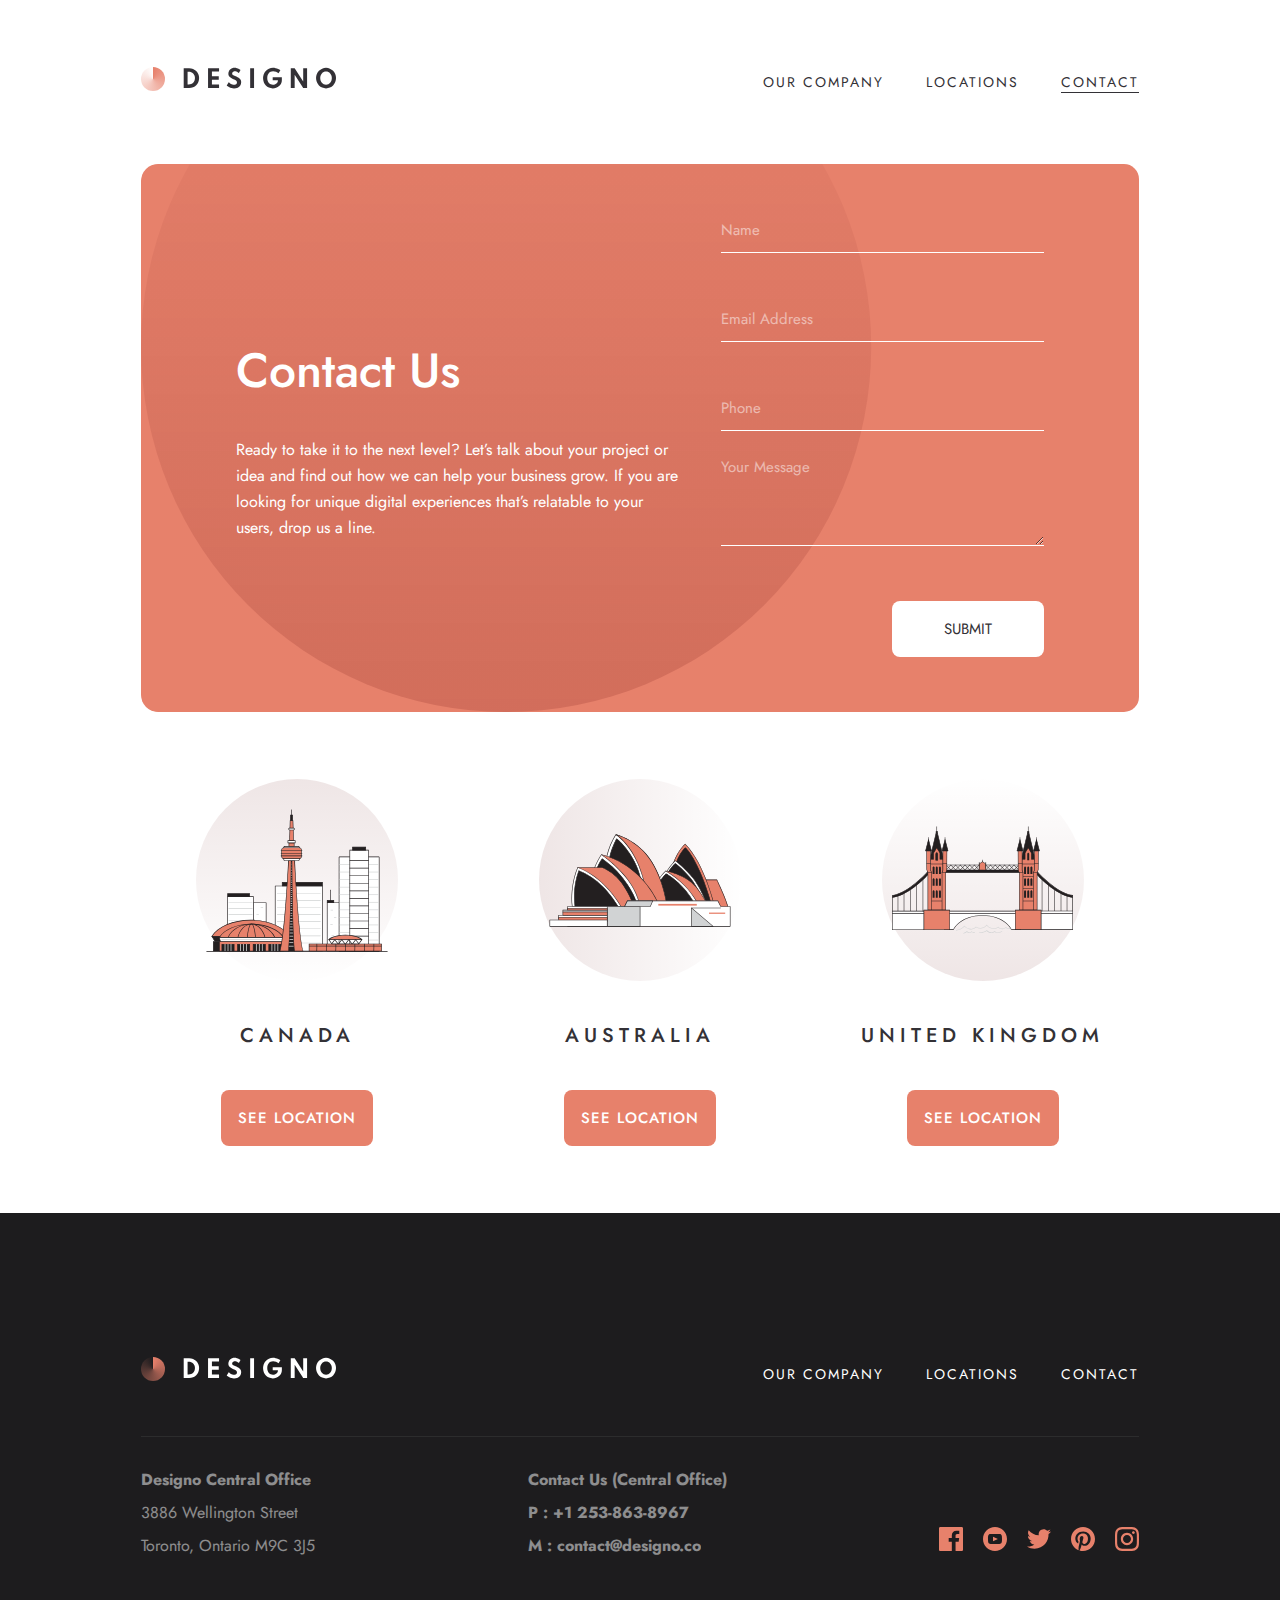
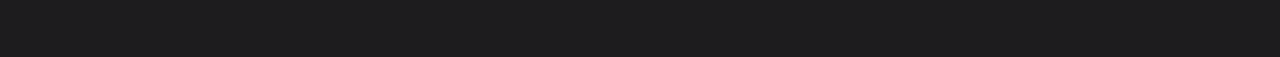
<file: contact.html>
<!DOCTYPE html>
<html lang="en">
<head>
  <meta charset="UTF-8">
  <meta name="viewport" content="width=device-width, initial-scale=1.0">

  <link rel="icon" type="image/png" sizes="32x32" href="favicon-32x32.png">
  
  <title>Contact</title>

  <link rel="stylesheet" href="style.css">
  <script src="https://emmageo3.github.io/Designo-multi-page-website/js/jquery-3.7.1.min.js"></script>

</head>
<body>
  <header>
    <a href="https://emmageo3.github.io/Designo-multi-page-website" class="logo">
      <img src="https://emmageo3.github.io/Designo-multi-page-website/images/logo.svg" alt="logo">
    </a>
    <div class="mobile">
      <div class="header-toggle" id="hamburger"> 
        <img src="https://emmageo3.github.io/Designo-multi-page-website/images/hamburger.svg" id="hamb-id">
      </div>
      <div id="side-menu" class="side-menu">
          <div class="nav-links">
            <a href="https://emmageo3.github.io/Designo-multi-page-website/about.html">OUR COMPANY</a>
            <a href="https://emmageo3.github.io/Designo-multi-page-website/locations.html">LOCATIONS</a>
            <a href="https://emmageo3.github.io/Designo-multi-page-website/contact.html" class="active">CONTACT</a>
          </div>
        
      </div>
    </div>
    <nav>
      <a href="https://emmageo3.github.io/Designo-multi-page-website/about.html">OUR COMPANY</a>
      <a href="https://emmageo3.github.io/Designo-multi-page-website/locations.html">LOCATIONS</a>
      <a href="https://emmageo3.github.io/Designo-multi-page-website/contact.html" class="active">CONTACT</a>
    </nav>
  </header>

  <section class="contact">
    <div class="left">
      <h1>Contact Us</h1>
      <p>Ready to take it to the next level? Let’s talk about your project or idea and find out how we can help your business grow. If you are looking for unique digital experiences that’s relatable to your users, drop us a line.</p>
    </div>
    <div class="right">
      <form id="contactForm">
        <input type="text" id="name" placeholder="Name">
        <span class="error" id="nameError"></span>
    
        <input type="email" id="email" placeholder="Email Address">
        <span class="error" id="emailError"></span>
    
        <input type="text" id="phone" placeholder="Phone">
    
        <textarea id="message" placeholder="Your Message"></textarea>
        <span class="error" id="messageError"></span>
    
        <div class="leftsid">
            <button type="submit">Submit</button>
        </div>
      </form>
    </div>
  </section>

  <section class="countries">
    <div class="country">
      <img src="https://emmageo3.github.io/Designo-multi-page-website/images/country1.svg" alt="image">
      <h1>CANADA</h1>
      <a href="https://emmageo3.github.io/Designo-multi-page-website/locations.html">SEE LOCATION</a>
    </div>
    <div class="country">
      <img src="https://emmageo3.github.io/Designo-multi-page-website/images/country2.svg" alt="image">
      <h1>AUSTRALIA</h1>
      <a href="https://emmageo3.github.io/Designo-multi-page-website/locations.html">SEE LOCATION</a>
    </div>
    <div class="country">
      <img src="https://emmageo3.github.io/Designo-multi-page-website/images/country3.svg" alt="image">
      <h1>UNITED KINGDOM</h1>
      <a href="https://emmageo3.github.io/Designo-multi-page-website/locations.html">SEE LOCATION</a>
    </div>
  </section>

  <footer>
    <div class="top">
      <a href="#" class="logo">
        <img src="https://emmageo3.github.io/Designo-multi-page-website/images/white-logo.svg" alt="">
      </a>
      <nav>
        <a href="#">OUR COMPANY</a>
        <a href="#">LOCATIONS</a>
        <a href="#">CONTACT</a>
      </nav>
    </div>
    <div class="bottom">
      <div class="content">
        <h2>Designo Central Office</h2>
        <p>3886 Wellington Street</p>
        <p>Toronto, Ontario M9C 3J5</p>
      </div>
      <div class="content">
        <h2>Contact Us (Central Office)</h2>
        <h2>P : +1 253-863-8967</h2>
        <h2>M : contact@designo.co</h2>
      </div>
      <div class="socials">
        <a href="#">
          <svg xmlns="http://www.w3.org/2000/svg" width="24" height="24" viewBox="0 0 24 24" fill="none">
            <path d="M22.675 0H1.325C0.593 0 0 0.593 0 1.325V22.676C0 23.407 0.593 24 1.325 24H12.82V14.706H9.692V11.084H12.82V8.413C12.82 5.313 14.713 3.625 17.479 3.625C18.804 3.625 19.942 3.724 20.274 3.768V7.008L18.356 7.009C16.852 7.009 16.561 7.724 16.561 8.772V11.085H20.148L19.681 14.707H16.561V24H22.677C23.407 24 24 23.407 24 22.675V1.325C24 0.593 23.407 0 22.675 0Z" />
            </svg>
        </a>
        <a href="#">
          <svg xmlns="http://www.w3.org/2000/svg" width="24" height="24" viewBox="0 0 24 24" fill="none">
            <path fill-rule="evenodd" clip-rule="evenodd" d="M12 0C5.373 0 0 5.373 0 12C0 18.627 5.373 24 12 24C18.627 24 24 18.627 24 12C24 5.373 18.627 0 12 0ZM16.441 16.892C14.339 17.036 9.657 17.036 7.558 16.892C5.282 16.736 5.017 15.622 5 12C5.017 8.371 5.285 7.264 7.558 7.108C9.657 6.964 14.34 6.964 16.441 7.108C18.718 7.264 18.982 8.378 19 12C18.982 15.629 18.715 16.736 16.441 16.892ZM14.917 11.996L10 9.658V14.342L14.917 11.996Z" />
          </svg>
        </a>
        <a href="#">
          <svg xmlns="http://www.w3.org/2000/svg" width="24" height="20" viewBox="0 0 24 20" fill="none">
            <path d="M24 2.55509C23.117 2.94709 22.168 3.21109 21.172 3.33009C22.189 2.72109 22.97 1.75609 23.337 0.606094C22.386 1.17009 21.332 1.58009 20.21 1.80109C19.313 0.844094 18.032 0.246094 16.616 0.246094C13.437 0.246094 11.101 3.21209 11.819 6.29109C7.728 6.08609 4.1 4.12609 1.671 1.14709C0.381 3.36009 1.002 6.25509 3.194 7.72109C2.388 7.69509 1.628 7.47409 0.965 7.10509C0.911 9.38609 2.546 11.5201 4.914 11.9951C4.221 12.1831 3.462 12.2271 2.69 12.0791C3.316 14.0351 5.134 15.4581 7.29 15.4981C5.22 17.1211 2.612 17.8461 0 17.5381C2.179 18.9351 4.768 19.7501 7.548 19.7501C16.69 19.7501 21.855 12.0291 21.543 5.10409C22.505 4.40909 23.34 3.54209 24 2.55509Z" />
          </svg>
        </a>
        <a href="#">
          <svg xmlns="http://www.w3.org/2000/svg" width="24" height="24" viewBox="0 0 24 24" fill="none">
            <path d="M12 0C5.373 0 0 5.372 0 12C0 17.084 3.163 21.426 7.627 23.174C7.522 22.225 7.427 20.769 7.669 19.733C7.887 18.796 9.076 13.768 9.076 13.768C9.076 13.768 8.717 13.049 8.717 11.986C8.717 10.318 9.684 9.072 10.888 9.072C11.911 9.072 12.406 9.841 12.406 10.762C12.406 11.791 11.751 13.33 11.412 14.757C11.129 15.951 12.011 16.926 13.189 16.926C15.322 16.926 16.961 14.677 16.961 11.431C16.961 8.558 14.897 6.549 11.949 6.549C8.535 6.549 6.531 9.11 6.531 11.756C6.531 12.787 6.928 13.894 7.424 14.494C7.522 14.613 7.536 14.718 7.507 14.839L7.174 16.199C7.121 16.419 7 16.466 6.772 16.36C5.273 15.662 4.336 13.471 4.336 11.711C4.336 7.926 7.086 4.449 12.265 4.449C16.428 4.449 19.663 7.416 19.663 11.38C19.663 15.516 17.056 18.844 13.436 18.844C12.22 18.844 11.077 18.213 10.686 17.466L9.938 20.319C9.667 21.362 8.936 22.669 8.446 23.465C9.57 23.812 10.763 24 12 24C18.627 24 24 18.627 24 12C24 5.372 18.627 0 12 0Z" />
          </svg>
        </a>
        <a href="#">
          <svg xmlns="http://www.w3.org/2000/svg" width="24" height="24" viewBox="0 0 24 24" fill="none">
            <path fill-rule="evenodd" clip-rule="evenodd" d="M12 0C8.741 0 8.333 0.014 7.053 0.072C2.695 0.272 0.273 2.69 0.073 7.052C0.014 8.333 0 8.741 0 12C0 15.259 0.014 15.668 0.072 16.948C0.272 21.306 2.69 23.728 7.052 23.928C8.333 23.986 8.741 24 12 24C15.259 24 15.668 23.986 16.948 23.928C21.302 23.728 23.73 21.31 23.927 16.948C23.986 15.668 24 15.259 24 12C24 8.741 23.986 8.333 23.928 7.053C23.732 2.699 21.311 0.273 16.949 0.073C15.668 0.014 15.259 0 12 0ZM12 2.163C15.204 2.163 15.584 2.175 16.85 2.233C20.102 2.381 21.621 3.924 21.769 7.152C21.827 8.417 21.838 8.797 21.838 12.001C21.838 15.206 21.826 15.585 21.769 16.85C21.62 20.075 20.105 21.621 16.85 21.769C15.584 21.827 15.206 21.839 12 21.839C8.796 21.839 8.416 21.827 7.151 21.769C3.891 21.62 2.38 20.07 2.232 16.849C2.174 15.584 2.162 15.205 2.162 12C2.162 8.796 2.175 8.417 2.232 7.151C2.381 3.924 3.896 2.38 7.151 2.232C8.417 2.175 8.796 2.163 12 2.163ZM5.838 12C5.838 8.597 8.597 5.838 12 5.838C15.403 5.838 18.162 8.597 18.162 12C18.162 15.404 15.403 18.163 12 18.163C8.597 18.163 5.838 15.403 5.838 12ZM12 16C9.791 16 8 14.21 8 12C8 9.791 9.791 8 12 8C14.209 8 16 9.791 16 12C16 14.21 14.209 16 12 16ZM16.965 5.595C16.965 4.8 17.61 4.155 18.406 4.155C19.201 4.155 19.845 4.8 19.845 5.595C19.845 6.39 19.201 7.035 18.406 7.035C17.61 7.035 16.965 6.39 16.965 5.595Z" />
          </svg>
        </a>
      </div>
    </div>
    
    

  </footer>

  <script src="https://emmageo3.github.io/Designo-multi-page-website/script.js"></script>
</body>
</html>
</file>
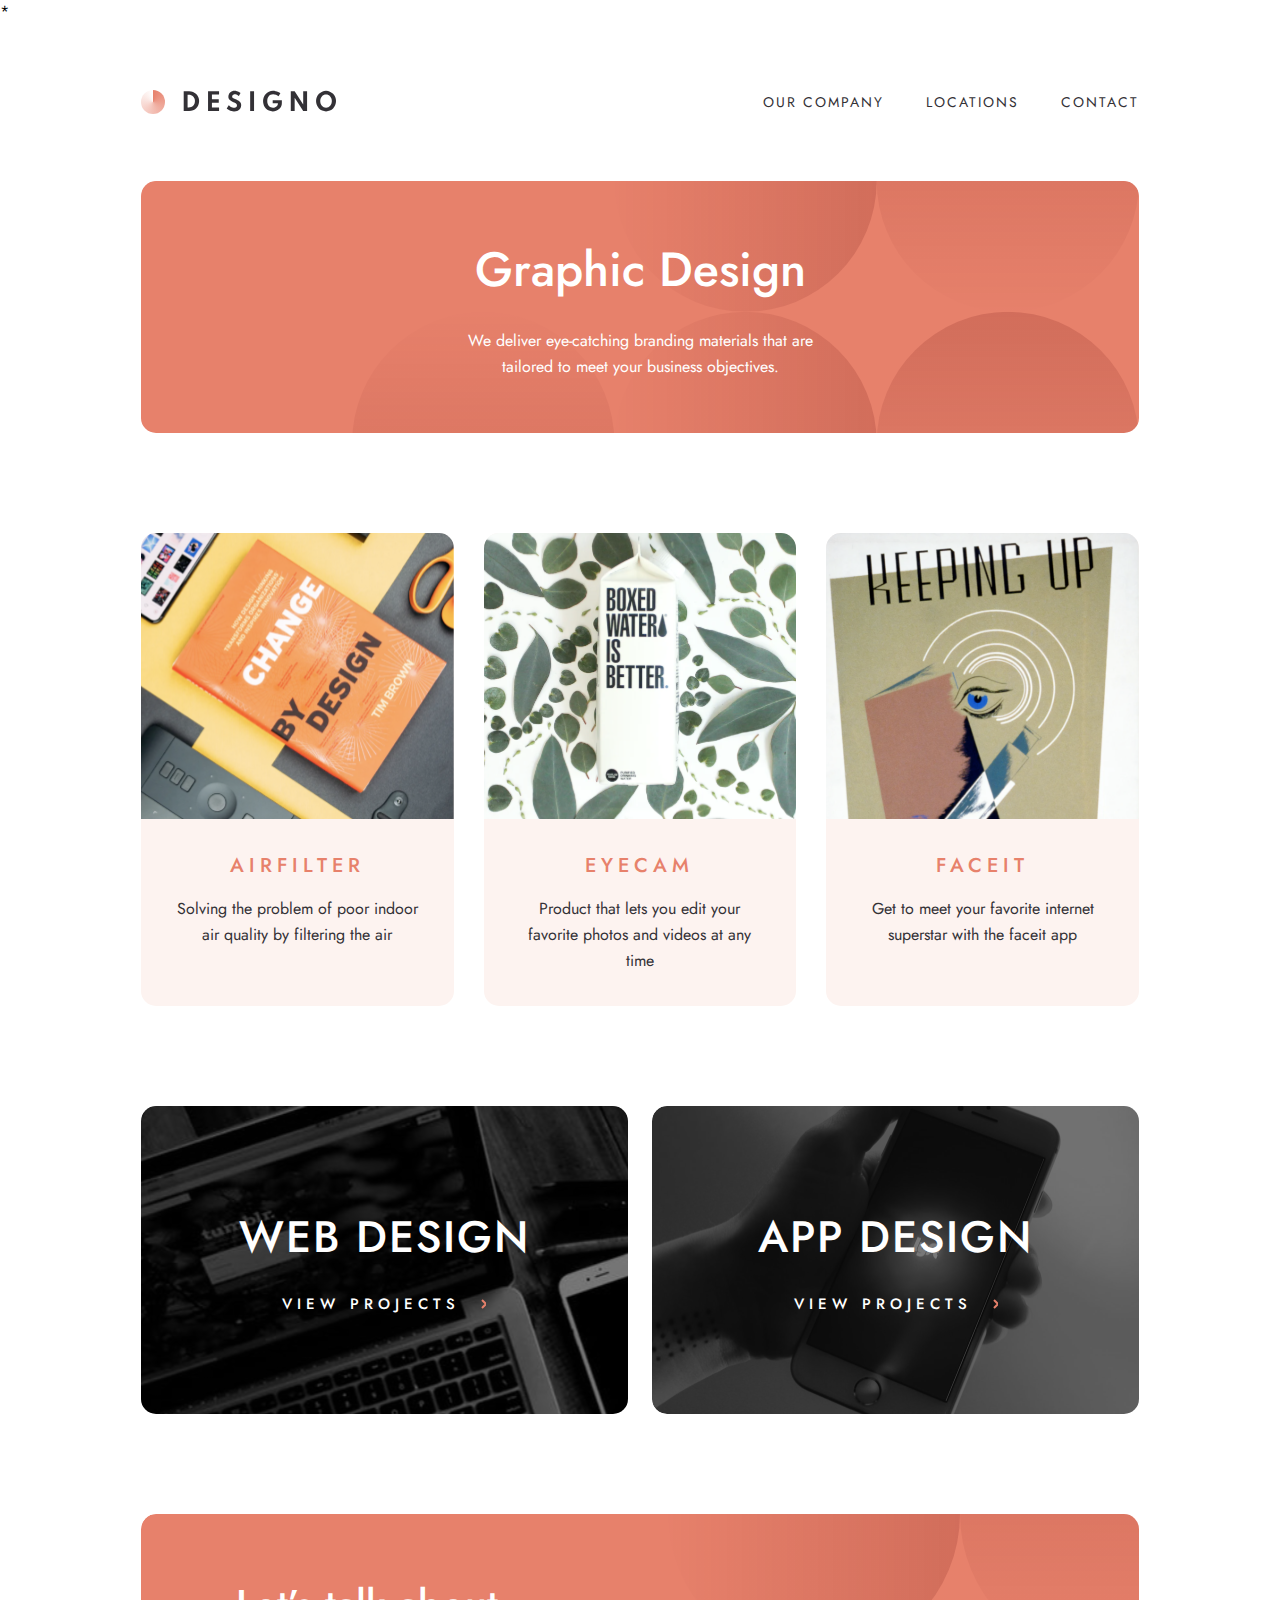
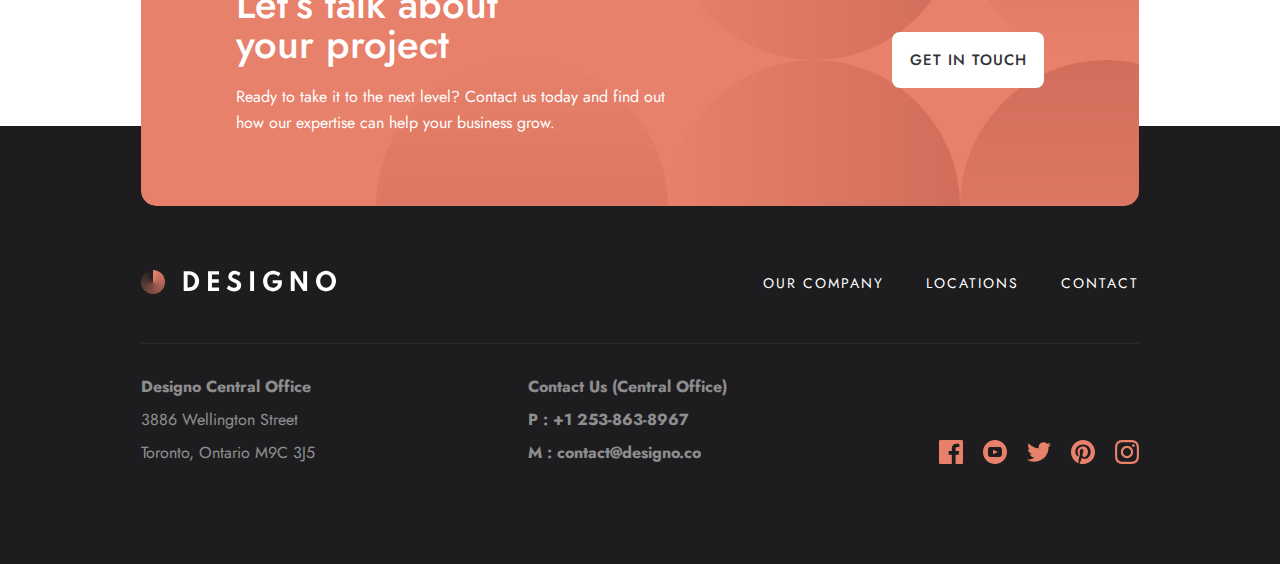
<file: graphic-design.html>
*<!DOCTYPE html>
<html lang="en">
<head>
  <meta charset="UTF-8">
  <meta name="viewport" content="width=device-width, initial-scale=1.0">

  <link rel="icon" type="image/png" sizes="32x32" href="favicon-32x32.png">
  
  <title>Graphic design</title>

  <link rel="stylesheet" href="style.css">
  <script src="https://emmageo3.github.io/Designo-multi-page-website/js/jquery-3.7.1.min.js"></script>

</head>
<body>
  <header>
    <a href="https://emmageo3.github.io/Designo-multi-page-website" class="logo">
      <img src="https://emmageo3.github.io/Designo-multi-page-website/images/logo.svg" alt="logo">
    </a>
    <div class="mobile">
      <div class="header-toggle" id="hamburger"> 
        <img src="https://emmageo3.github.io/Designo-multi-page-website/images/hamburger.svg" id="hamb-id">
      </div>
      <div id="side-menu" class="side-menu">
          <div class="nav-links">
            <a href="https://emmageo3.github.io/Designo-multi-page-website/about.html">OUR COMPANY</a>
            <a href="https://emmageo3.github.io/Designo-multi-page-website/locations.html">LOCATIONS</a>
            <a href="https://emmageo3.github.io/Designo-multi-page-website/contact.html">CONTACT</a>
          </div>
        
      </div>
    </div>
    <nav>
      <a href="https://emmageo3.github.io/Designo-multi-page-website/about.html">OUR COMPANY</a>
      <a href="https://emmageo3.github.io/Designo-multi-page-website/locations.html">LOCATIONS</a>
      <a href="https://emmageo3.github.io/Designo-multi-page-website/contact.html">CONTACT</a>
    </nav>
  </header>

  <section class="page-title">
      <h1>Graphic Design</h1>
      <p>We deliver eye-catching branding materials that are <br>
        tailored to meet your business objectives.
        </p>
  </section>

  <section class="cards gra">
    <div class="card">
      <img src="https://emmageo3.github.io/Designo-multi-page-website/images/gra1.svg" alt="image">
      <div class="card-content">
        <h1>AIRFILTER</h1>
        <p>Solving the problem of poor indoor air quality by filtering the air</p>
      </div>
    </div>
    <div class="card">
      <img src="https://emmageo3.github.io/Designo-multi-page-website/images/gra2.svg" alt="image">
      <div class="card-content">
        <h1>EYECAM</h1>
        <p>Product that lets you edit your favorite photos and videos at any time</p>
      </div>
    </div>
    <div class="card">
      <img src="https://emmageo3.github.io/Designo-multi-page-website/images/gra3.svg" alt="image">
      <div class="card-content">
        <h1>FACEIT</h1>
        <p>Get to meet your favorite internet superstar with the faceit app</p>
      </div>
    </div>
  </section>

  <section class="projects app">
    <div class="double">
      <a href="/web-design.html"  class="project">
        <h1>WEB DESIGN</h1>
        <div class="link">
          <span>VIEW PROJECTS</span>
          <img src="https://emmageo3.github.io/Designo-multi-page-website/images/arrow.svg" alt="image">
        </div>
      </a>
      <a  href="/app-design.html" class="project app">
        <h1>APP DESIGN</h1>
        <div class="link">
          <span>VIEW PROJECTS</span>
          <img src="https://emmageo3.github.io/Designo-multi-page-website/images/arrow.svg" alt="image">
        </div>
      </a>
    </div>
  </section>

  <section class="intouch">
    <div class="left">
      <h1>Let’s talk about your project</h1>
      <p>Ready to take it to the next level? Contact us today and find out how our expertise can help your business grow.</p>
    </div>
    <a href="#">Get in touch</a>
  </section>

  <footer>
    <div class="top">
      <a href="#" class="logo">
        <img src="https://emmageo3.github.io/Designo-multi-page-website/images/white-logo.svg" alt="">
      </a>
      <nav>
        <a href="#">OUR COMPANY</a>
        <a href="#">LOCATIONS</a>
        <a href="#">CONTACT</a>
      </nav>
    </div>
    <div class="bottom">
      <div class="content">
        <h2>Designo Central Office</h2>
        <p>3886 Wellington Street</p>
        <p>Toronto, Ontario M9C 3J5</p>
      </div>
      <div class="content">
        <h2>Contact Us (Central Office)</h2>
        <h2>P : +1 253-863-8967</h2>
        <h2>M : contact@designo.co</h2>
      </div>
      <div class="socials">
        <a href="#">
          <svg xmlns="http://www.w3.org/2000/svg" width="24" height="24" viewBox="0 0 24 24" fill="none">
            <path d="M22.675 0H1.325C0.593 0 0 0.593 0 1.325V22.676C0 23.407 0.593 24 1.325 24H12.82V14.706H9.692V11.084H12.82V8.413C12.82 5.313 14.713 3.625 17.479 3.625C18.804 3.625 19.942 3.724 20.274 3.768V7.008L18.356 7.009C16.852 7.009 16.561 7.724 16.561 8.772V11.085H20.148L19.681 14.707H16.561V24H22.677C23.407 24 24 23.407 24 22.675V1.325C24 0.593 23.407 0 22.675 0Z" />
            </svg>
        </a>
        <a href="#">
          <svg xmlns="http://www.w3.org/2000/svg" width="24" height="24" viewBox="0 0 24 24" fill="none">
            <path fill-rule="evenodd" clip-rule="evenodd" d="M12 0C5.373 0 0 5.373 0 12C0 18.627 5.373 24 12 24C18.627 24 24 18.627 24 12C24 5.373 18.627 0 12 0ZM16.441 16.892C14.339 17.036 9.657 17.036 7.558 16.892C5.282 16.736 5.017 15.622 5 12C5.017 8.371 5.285 7.264 7.558 7.108C9.657 6.964 14.34 6.964 16.441 7.108C18.718 7.264 18.982 8.378 19 12C18.982 15.629 18.715 16.736 16.441 16.892ZM14.917 11.996L10 9.658V14.342L14.917 11.996Z" />
          </svg>
        </a>
        <a href="#">
          <svg xmlns="http://www.w3.org/2000/svg" width="24" height="20" viewBox="0 0 24 20" fill="none">
            <path d="M24 2.55509C23.117 2.94709 22.168 3.21109 21.172 3.33009C22.189 2.72109 22.97 1.75609 23.337 0.606094C22.386 1.17009 21.332 1.58009 20.21 1.80109C19.313 0.844094 18.032 0.246094 16.616 0.246094C13.437 0.246094 11.101 3.21209 11.819 6.29109C7.728 6.08609 4.1 4.12609 1.671 1.14709C0.381 3.36009 1.002 6.25509 3.194 7.72109C2.388 7.69509 1.628 7.47409 0.965 7.10509C0.911 9.38609 2.546 11.5201 4.914 11.9951C4.221 12.1831 3.462 12.2271 2.69 12.0791C3.316 14.0351 5.134 15.4581 7.29 15.4981C5.22 17.1211 2.612 17.8461 0 17.5381C2.179 18.9351 4.768 19.7501 7.548 19.7501C16.69 19.7501 21.855 12.0291 21.543 5.10409C22.505 4.40909 23.34 3.54209 24 2.55509Z" />
          </svg>
        </a>
        <a href="#">
          <svg xmlns="http://www.w3.org/2000/svg" width="24" height="24" viewBox="0 0 24 24" fill="none">
            <path d="M12 0C5.373 0 0 5.372 0 12C0 17.084 3.163 21.426 7.627 23.174C7.522 22.225 7.427 20.769 7.669 19.733C7.887 18.796 9.076 13.768 9.076 13.768C9.076 13.768 8.717 13.049 8.717 11.986C8.717 10.318 9.684 9.072 10.888 9.072C11.911 9.072 12.406 9.841 12.406 10.762C12.406 11.791 11.751 13.33 11.412 14.757C11.129 15.951 12.011 16.926 13.189 16.926C15.322 16.926 16.961 14.677 16.961 11.431C16.961 8.558 14.897 6.549 11.949 6.549C8.535 6.549 6.531 9.11 6.531 11.756C6.531 12.787 6.928 13.894 7.424 14.494C7.522 14.613 7.536 14.718 7.507 14.839L7.174 16.199C7.121 16.419 7 16.466 6.772 16.36C5.273 15.662 4.336 13.471 4.336 11.711C4.336 7.926 7.086 4.449 12.265 4.449C16.428 4.449 19.663 7.416 19.663 11.38C19.663 15.516 17.056 18.844 13.436 18.844C12.22 18.844 11.077 18.213 10.686 17.466L9.938 20.319C9.667 21.362 8.936 22.669 8.446 23.465C9.57 23.812 10.763 24 12 24C18.627 24 24 18.627 24 12C24 5.372 18.627 0 12 0Z" />
          </svg>
        </a>
        <a href="#">
          <svg xmlns="http://www.w3.org/2000/svg" width="24" height="24" viewBox="0 0 24 24" fill="none">
            <path fill-rule="evenodd" clip-rule="evenodd" d="M12 0C8.741 0 8.333 0.014 7.053 0.072C2.695 0.272 0.273 2.69 0.073 7.052C0.014 8.333 0 8.741 0 12C0 15.259 0.014 15.668 0.072 16.948C0.272 21.306 2.69 23.728 7.052 23.928C8.333 23.986 8.741 24 12 24C15.259 24 15.668 23.986 16.948 23.928C21.302 23.728 23.73 21.31 23.927 16.948C23.986 15.668 24 15.259 24 12C24 8.741 23.986 8.333 23.928 7.053C23.732 2.699 21.311 0.273 16.949 0.073C15.668 0.014 15.259 0 12 0ZM12 2.163C15.204 2.163 15.584 2.175 16.85 2.233C20.102 2.381 21.621 3.924 21.769 7.152C21.827 8.417 21.838 8.797 21.838 12.001C21.838 15.206 21.826 15.585 21.769 16.85C21.62 20.075 20.105 21.621 16.85 21.769C15.584 21.827 15.206 21.839 12 21.839C8.796 21.839 8.416 21.827 7.151 21.769C3.891 21.62 2.38 20.07 2.232 16.849C2.174 15.584 2.162 15.205 2.162 12C2.162 8.796 2.175 8.417 2.232 7.151C2.381 3.924 3.896 2.38 7.151 2.232C8.417 2.175 8.796 2.163 12 2.163ZM5.838 12C5.838 8.597 8.597 5.838 12 5.838C15.403 5.838 18.162 8.597 18.162 12C18.162 15.404 15.403 18.163 12 18.163C8.597 18.163 5.838 15.403 5.838 12ZM12 16C9.791 16 8 14.21 8 12C8 9.791 9.791 8 12 8C14.209 8 16 9.791 16 12C16 14.21 14.209 16 12 16ZM16.965 5.595C16.965 4.8 17.61 4.155 18.406 4.155C19.201 4.155 19.845 4.8 19.845 5.595C19.845 6.39 19.201 7.035 18.406 7.035C17.61 7.035 16.965 6.39 16.965 5.595Z" />
          </svg>
        </a>
      </div>
    </div>
    
    

  </footer>
</body>
</html>
</file>
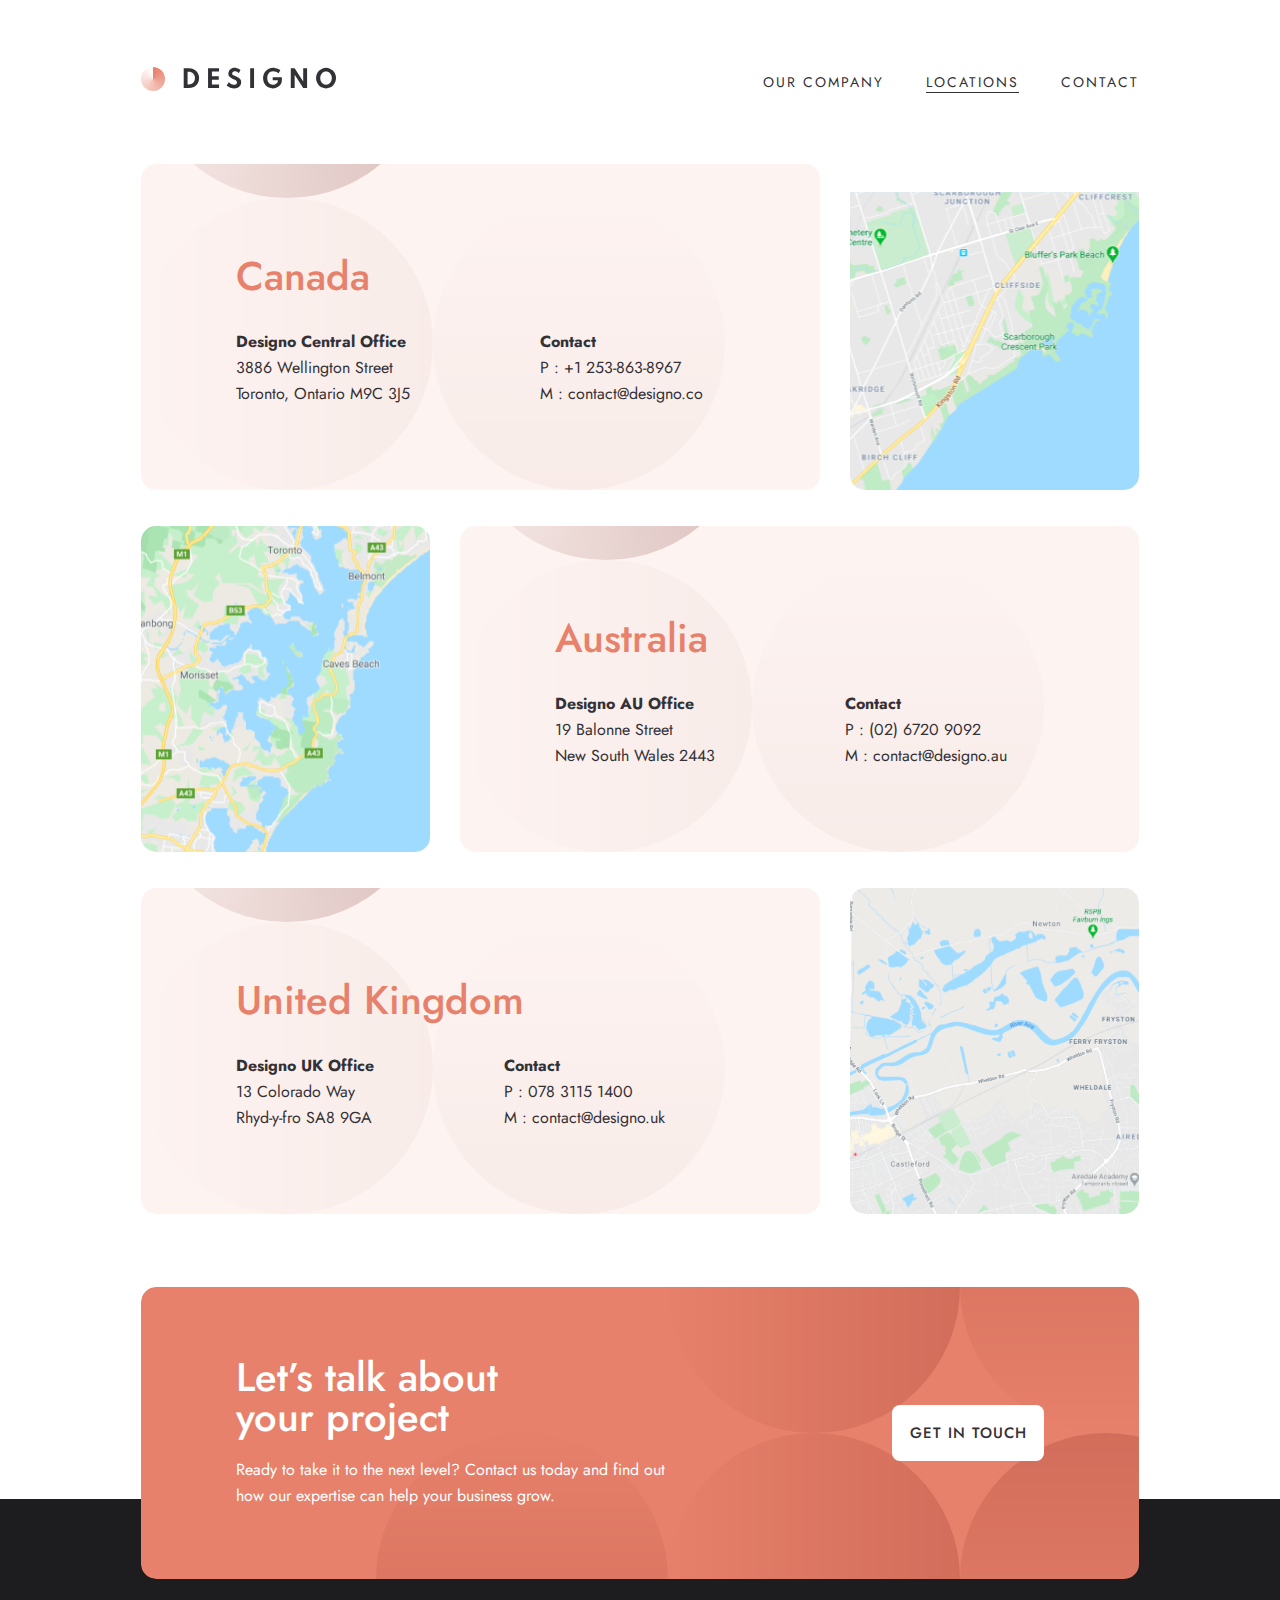
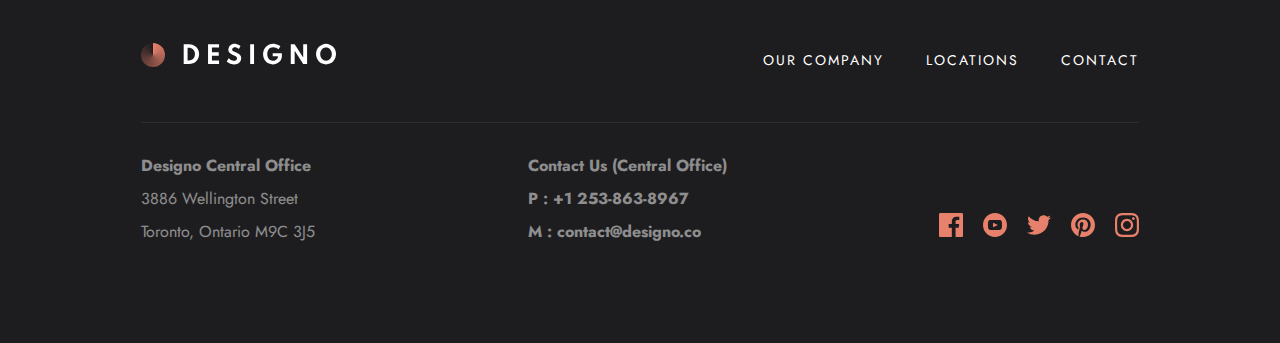
<file: locations.html>
<!DOCTYPE html>
<html lang="en">
<head>
  <meta charset="UTF-8">
  <meta name="viewport" content="width=device-width, initial-scale=1.0">

  <link rel="icon" type="image/png" sizes="32x32" href="favicon-32x32.png">
  
  <title>Locations</title>

  <link rel="stylesheet" href="style.css">
  <script src="https://emmageo3.github.io/Designo-multi-page-website/js/jquery-3.7.1.min.js"></script>

</head>
<body>
  <header>
    <a href="https://emmageo3.github.io/Designo-multi-page-website" class="logo">
      <img src="https://emmageo3.github.io/Designo-multi-page-website/images/logo.svg" alt="logo">
    </a>
    <div class="mobile">
      <div class="header-toggle" id="hamburger"> 
        <img src="https://emmageo3.github.io/Designo-multi-page-website/images/hamburger.svg" id="hamb-id">
      </div>
      <div id="side-menu" class="side-menu">
          <div class="nav-links">
            <a href="https://emmageo3.github.io/Designo-multi-page-website/about.html">OUR COMPANY</a>
            <a href="https://emmageo3.github.io/Designo-multi-page-website/locations.html" class="active">LOCATIONS</a>
            <a href="https://emmageo3.github.io/Designo-multi-page-website/contact.html">CONTACT</a>
          </div>
        
      </div>
    </div>
    <nav>
      <a href="https://emmageo3.github.io/Designo-multi-page-website/about.html">OUR COMPANY</a>
      <a href="https://emmageo3.github.io/Designo-multi-page-website/locations.html" class="active">LOCATIONS</a>
      <a href="https://emmageo3.github.io/Designo-multi-page-website/contact.html">CONTACT</a>
    </nav>
  </header>

  <div class="locs">
    <div class="loc">
      <div class="left">
        <h1>Canada</h1>
        <div class="loc-contents">
          <div class="loc-content">
            <h2>Designo Central Office</h2>
            <p>3886 Wellington Street</p>
            <p>Toronto, Ontario M9C 3J5</p>
          </div>
          <div class="loc-content">
            <h2>Contact </h2>
            <p>P : +1 253-863-8967</p>
            <p>M : contact@designo.co</p>
          </div>
        </div>
      </div>
      <div class="right">
        <img src="https://emmageo3.github.io/Designo-multi-page-website/images/canada.svg" alt="">
      </div>
    </div>
    <div class="loc reverse">
      <div class="left">
        <h1>Australia</h1>
        <div class="loc-contents">
          <div class="loc-content">
            <h2>Designo AU Office</h2>
            <p>19 Balonne Street</p>
            <p>New South Wales 2443</p>
          </div>
          <div class="loc-content">
            <h2>Contact </h2>
            <p>P : (02) 6720 9092</p>
            <p>M : contact@designo.au</p>
          </div>
        </div>
      </div>
      <div class="right">
        <img src="https://emmageo3.github.io/Designo-multi-page-website/images/aus.svg" alt="">
      </div>
    </div>
    <div class="loc">
      <div class="left">
        <h1>United Kingdom</h1>
        <div class="loc-contents">
          <div class="loc-content">
            <h2>Designo UK Office</h2>
            <p>13  Colorado Way</p>
            <p>Rhyd-y-fro SA8 9GA</p>
          </div>
          <div class="loc-content">
            <h2>Contact </h2>
            <p>P : 078 3115 1400</p>
            <p>M : contact@designo.uk</p>
          </div>
        </div>
      </div>
      <div class="right">
        <img src="https://emmageo3.github.io/Designo-multi-page-website/images/uk.svg" alt="">
      </div>
    </div>
  </div>

  

  
  <section class="intouch">
    <div class="left">
      <h1>Let’s talk about your project</h1>
      <p>Ready to take it to the next level? Contact us today and find out how our expertise can help your business grow.</p>
    </div>
    <a href="#">Get in touch</a>
  </section>

  <footer>
    <div class="top">
      <a href="#" class="logo">
        <img src="https://emmageo3.github.io/Designo-multi-page-website/images/white-logo.svg" alt="">
      </a>
      <nav>
        <a href="#">OUR COMPANY</a>
        <a href="#">LOCATIONS</a>
        <a href="#">CONTACT</a>
      </nav>
    </div>
    <div class="bottom">
      <div class="content">
        <h2>Designo Central Office</h2>
        <p>3886 Wellington Street</p>
        <p>Toronto, Ontario M9C 3J5</p>
      </div>
      <div class="content">
        <h2>Contact Us (Central Office)</h2>
        <h2>P : +1 253-863-8967</h2>
        <h2>M : contact@designo.co</h2>
      </div>
      <div class="socials">
        <a href="#">
          <svg xmlns="http://www.w3.org/2000/svg" width="24" height="24" viewBox="0 0 24 24" fill="none">
            <path d="M22.675 0H1.325C0.593 0 0 0.593 0 1.325V22.676C0 23.407 0.593 24 1.325 24H12.82V14.706H9.692V11.084H12.82V8.413C12.82 5.313 14.713 3.625 17.479 3.625C18.804 3.625 19.942 3.724 20.274 3.768V7.008L18.356 7.009C16.852 7.009 16.561 7.724 16.561 8.772V11.085H20.148L19.681 14.707H16.561V24H22.677C23.407 24 24 23.407 24 22.675V1.325C24 0.593 23.407 0 22.675 0Z" />
            </svg>
        </a>
        <a href="#">
          <svg xmlns="http://www.w3.org/2000/svg" width="24" height="24" viewBox="0 0 24 24" fill="none">
            <path fill-rule="evenodd" clip-rule="evenodd" d="M12 0C5.373 0 0 5.373 0 12C0 18.627 5.373 24 12 24C18.627 24 24 18.627 24 12C24 5.373 18.627 0 12 0ZM16.441 16.892C14.339 17.036 9.657 17.036 7.558 16.892C5.282 16.736 5.017 15.622 5 12C5.017 8.371 5.285 7.264 7.558 7.108C9.657 6.964 14.34 6.964 16.441 7.108C18.718 7.264 18.982 8.378 19 12C18.982 15.629 18.715 16.736 16.441 16.892ZM14.917 11.996L10 9.658V14.342L14.917 11.996Z" />
          </svg>
        </a>
        <a href="#">
          <svg xmlns="http://www.w3.org/2000/svg" width="24" height="20" viewBox="0 0 24 20" fill="none">
            <path d="M24 2.55509C23.117 2.94709 22.168 3.21109 21.172 3.33009C22.189 2.72109 22.97 1.75609 23.337 0.606094C22.386 1.17009 21.332 1.58009 20.21 1.80109C19.313 0.844094 18.032 0.246094 16.616 0.246094C13.437 0.246094 11.101 3.21209 11.819 6.29109C7.728 6.08609 4.1 4.12609 1.671 1.14709C0.381 3.36009 1.002 6.25509 3.194 7.72109C2.388 7.69509 1.628 7.47409 0.965 7.10509C0.911 9.38609 2.546 11.5201 4.914 11.9951C4.221 12.1831 3.462 12.2271 2.69 12.0791C3.316 14.0351 5.134 15.4581 7.29 15.4981C5.22 17.1211 2.612 17.8461 0 17.5381C2.179 18.9351 4.768 19.7501 7.548 19.7501C16.69 19.7501 21.855 12.0291 21.543 5.10409C22.505 4.40909 23.34 3.54209 24 2.55509Z" />
          </svg>
        </a>
        <a href="#">
          <svg xmlns="http://www.w3.org/2000/svg" width="24" height="24" viewBox="0 0 24 24" fill="none">
            <path d="M12 0C5.373 0 0 5.372 0 12C0 17.084 3.163 21.426 7.627 23.174C7.522 22.225 7.427 20.769 7.669 19.733C7.887 18.796 9.076 13.768 9.076 13.768C9.076 13.768 8.717 13.049 8.717 11.986C8.717 10.318 9.684 9.072 10.888 9.072C11.911 9.072 12.406 9.841 12.406 10.762C12.406 11.791 11.751 13.33 11.412 14.757C11.129 15.951 12.011 16.926 13.189 16.926C15.322 16.926 16.961 14.677 16.961 11.431C16.961 8.558 14.897 6.549 11.949 6.549C8.535 6.549 6.531 9.11 6.531 11.756C6.531 12.787 6.928 13.894 7.424 14.494C7.522 14.613 7.536 14.718 7.507 14.839L7.174 16.199C7.121 16.419 7 16.466 6.772 16.36C5.273 15.662 4.336 13.471 4.336 11.711C4.336 7.926 7.086 4.449 12.265 4.449C16.428 4.449 19.663 7.416 19.663 11.38C19.663 15.516 17.056 18.844 13.436 18.844C12.22 18.844 11.077 18.213 10.686 17.466L9.938 20.319C9.667 21.362 8.936 22.669 8.446 23.465C9.57 23.812 10.763 24 12 24C18.627 24 24 18.627 24 12C24 5.372 18.627 0 12 0Z" />
          </svg>
        </a>
        <a href="#">
          <svg xmlns="http://www.w3.org/2000/svg" width="24" height="24" viewBox="0 0 24 24" fill="none">
            <path fill-rule="evenodd" clip-rule="evenodd" d="M12 0C8.741 0 8.333 0.014 7.053 0.072C2.695 0.272 0.273 2.69 0.073 7.052C0.014 8.333 0 8.741 0 12C0 15.259 0.014 15.668 0.072 16.948C0.272 21.306 2.69 23.728 7.052 23.928C8.333 23.986 8.741 24 12 24C15.259 24 15.668 23.986 16.948 23.928C21.302 23.728 23.73 21.31 23.927 16.948C23.986 15.668 24 15.259 24 12C24 8.741 23.986 8.333 23.928 7.053C23.732 2.699 21.311 0.273 16.949 0.073C15.668 0.014 15.259 0 12 0ZM12 2.163C15.204 2.163 15.584 2.175 16.85 2.233C20.102 2.381 21.621 3.924 21.769 7.152C21.827 8.417 21.838 8.797 21.838 12.001C21.838 15.206 21.826 15.585 21.769 16.85C21.62 20.075 20.105 21.621 16.85 21.769C15.584 21.827 15.206 21.839 12 21.839C8.796 21.839 8.416 21.827 7.151 21.769C3.891 21.62 2.38 20.07 2.232 16.849C2.174 15.584 2.162 15.205 2.162 12C2.162 8.796 2.175 8.417 2.232 7.151C2.381 3.924 3.896 2.38 7.151 2.232C8.417 2.175 8.796 2.163 12 2.163ZM5.838 12C5.838 8.597 8.597 5.838 12 5.838C15.403 5.838 18.162 8.597 18.162 12C18.162 15.404 15.403 18.163 12 18.163C8.597 18.163 5.838 15.403 5.838 12ZM12 16C9.791 16 8 14.21 8 12C8 9.791 9.791 8 12 8C14.209 8 16 9.791 16 12C16 14.21 14.209 16 12 16ZM16.965 5.595C16.965 4.8 17.61 4.155 18.406 4.155C19.201 4.155 19.845 4.8 19.845 5.595C19.845 6.39 19.201 7.035 18.406 7.035C17.61 7.035 16.965 6.39 16.965 5.595Z" />
          </svg>
        </a>
      </div>
    </div>
    
    

  </footer>
</body>
</html>
</file>
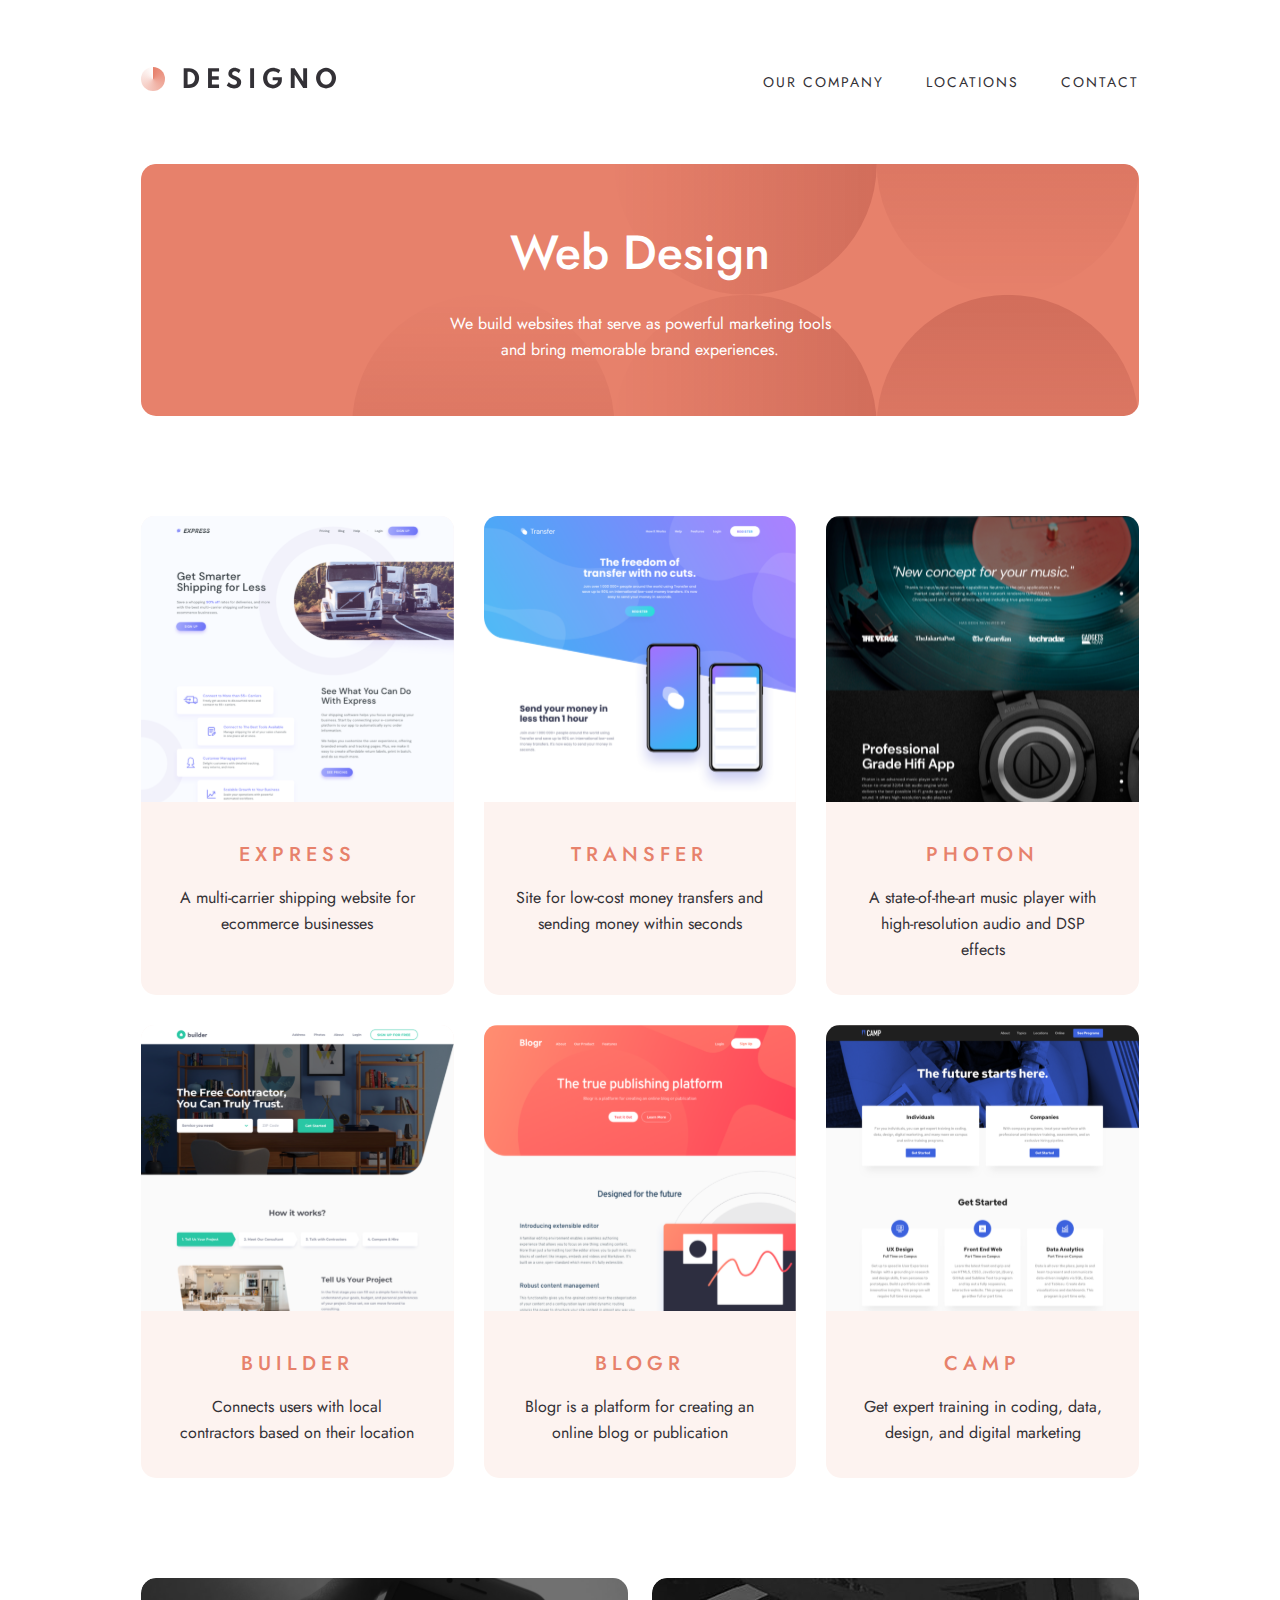
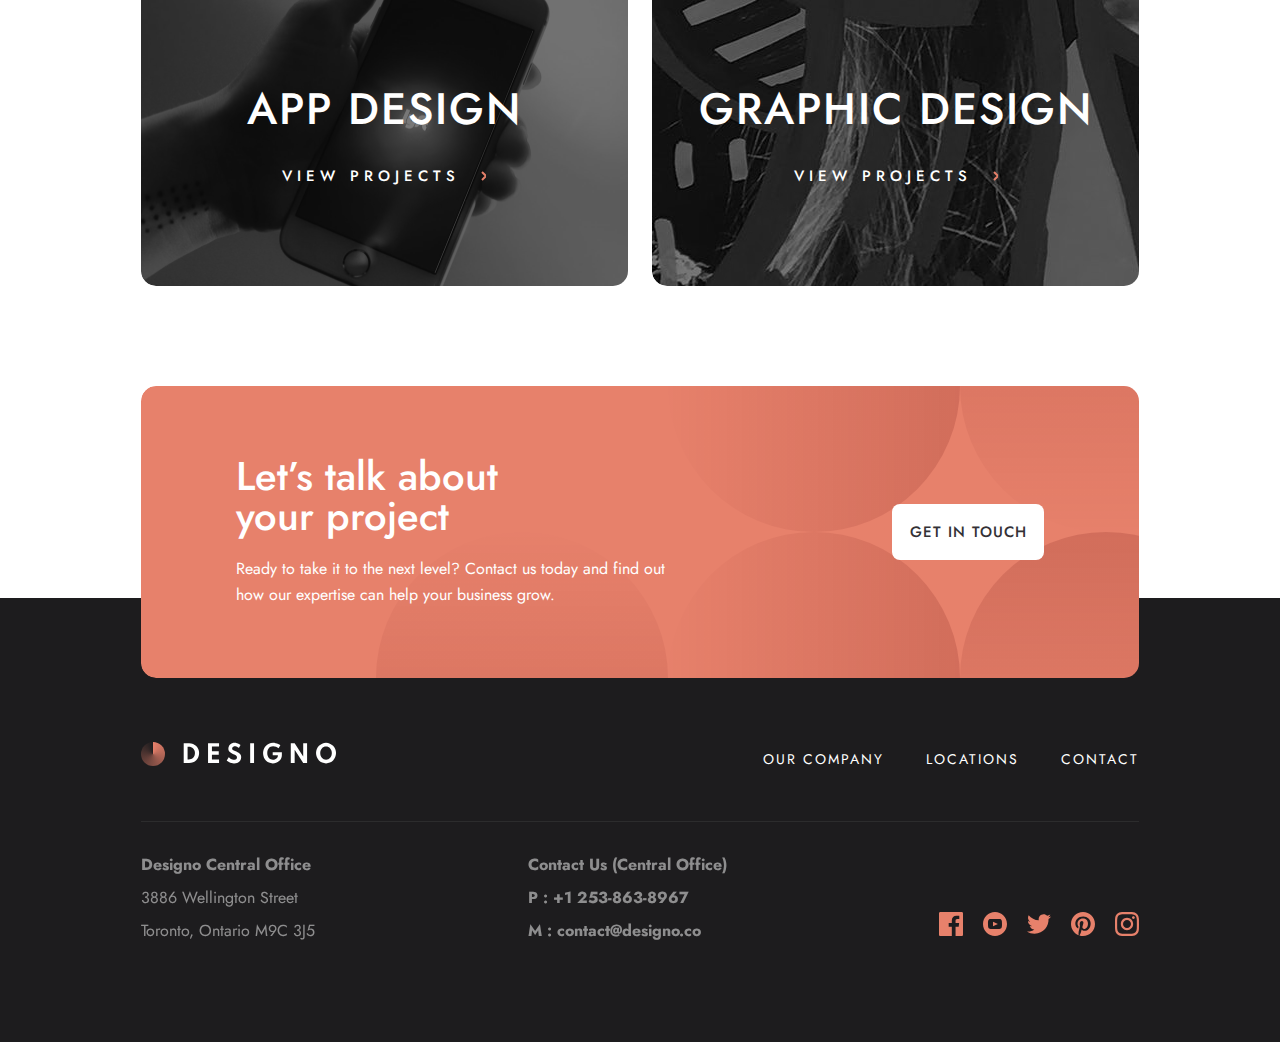
<file: web-design.html>
<!DOCTYPE html>
<html lang="en">
<head>
  <meta charset="UTF-8">
  <meta name="viewport" content="width=device-width, initial-scale=1.0">

  <link rel="icon" type="image/png" sizes="32x32" href="favicon-32x32.png">
  
  <title>Web design</title>

  <link rel="stylesheet" href="style.css">
  <script src="https://emmageo3.github.io/Designo-multi-page-website/js/jquery-3.7.1.min.js"></script>

</head>
<body>
  <header>
    <a href="https://emmageo3.github.io/Designo-multi-page-website" class="logo">
      <img src="https://emmageo3.github.io/Designo-multi-page-website/images/logo.svg" alt="logo">
    </a>
    <div class="mobile">
      <div class="header-toggle" id="hamburger"> 
        <img src="https://emmageo3.github.io/Designo-multi-page-website/images/hamburger.svg" id="hamb-id">
      </div>
      <div id="side-menu" class="side-menu">
          <div class="nav-links">
            <a href="https://emmageo3.github.io/Designo-multi-page-website/about.html">OUR COMPANY</a>
            <a href="https://emmageo3.github.io/Designo-multi-page-website/locations.html">LOCATIONS</a>
            <a href="https://emmageo3.github.io/Designo-multi-page-website/contact.html">CONTACT</a>
          </div>
        
      </div>
    </div>
    <nav>
      <a href="https://emmageo3.github.io/Designo-multi-page-website/about.html">OUR COMPANY</a>
      <a href="https://emmageo3.github.io/Designo-multi-page-website/locations.html">LOCATIONS</a>
      <a href="https://emmageo3.github.io/Designo-multi-page-website/contact.html">CONTACT</a>
    </nav>
  </header>

  <section class="page-title">
      <h1>Web Design</h1>
      <p>We build websites that serve as powerful marketing tools <br>
        and bring memorable brand experiences.</p>
  </section>

  <section class="cards">
    <div class="card">
      <img src="https://emmageo3.github.io/Designo-multi-page-website/images/card1.svg" alt="image">
      <div class="card-content">
        <h1>EXPRESS</h1>
        <p>A multi-carrier shipping website for ecommerce businesses</p>
      </div>
    </div>
    <div class="card">
      <img src="https://emmageo3.github.io/Designo-multi-page-website/images/card2.svg" alt="image">
      <div class="card-content">
        <h1>TRANSFER</h1>
        <p>Site for low-cost money transfers and sending money within seconds</p>
      </div>
    </div>
    <div class="card">
      <img src="https://emmageo3.github.io/Designo-multi-page-website/images/card3.svg" alt="image">
      <div class="card-content">
        <h1>PHOTON</h1>
        <p>A state-of-the-art music player with high-resolution audio and DSP effects</p>
      </div>
    </div>
    <div class="card">
      <img src="https://emmageo3.github.io/Designo-multi-page-website/images/card4.svg" alt="image">
      <div class="card-content">
        <h1>BUILDER</h1>
        <p>Connects users with local contractors based on their location</p>
      </div>
    </div>
    <div class="card">
      <img src="https://emmageo3.github.io/Designo-multi-page-website/images/card5.svg" alt="image">
      <div class="card-content">
        <h1>BLOGR</h1>
        <p>Blogr is a platform for creating an online blog or publication</p>
      </div>
    </div>
    <div class="card">
      <img src="https://emmageo3.github.io/Designo-multi-page-website/images/card6.svg" alt="image">
      <div class="card-content">
        <h1>CAMP</h1>
        <p>Get expert training in coding, data, design, and digital marketing</p>
      </div>
    </div>
  </section>

  <section class="projects app">
    <div class="double">
      <a href="/app-design.html"  class="project app">
        <h1>APP DESIGN</h1>
        <div class="link">
          <span>VIEW PROJECTS</span>
          <img src="https://emmageo3.github.io/Designo-multi-page-website/images/arrow.svg" alt="image">
        </div>
      </a>
      <a  href="/graphic-design.html" class="project graphic">
        <h1>GRAPHIC DESIGN</h1>
        <div class="link">
          <span>VIEW PROJECTS</span>
          <img src="https://emmageo3.github.io/Designo-multi-page-website/images/arrow.svg" alt="image">
        </div>
      </a>
    </div>
  </section>

  <section class="intouch">
    <div class="left">
      <h1>Let’s talk about your project</h1>
      <p>Ready to take it to the next level? Contact us today and find out how our expertise can help your business grow.</p>
    </div>
    <a href="#">Get in touch</a>
  </section>

  <footer>
    <div class="top">
      <a href="#" class="logo">
        <img src="https://emmageo3.github.io/Designo-multi-page-website/images/white-logo.svg" alt="">
      </a>
      <nav>
        <a href="#">OUR COMPANY</a>
        <a href="#">LOCATIONS</a>
        <a href="#">CONTACT</a>
      </nav>
    </div>
    <div class="bottom">
      <div class="content">
        <h2>Designo Central Office</h2>
        <p>3886 Wellington Street</p>
        <p>Toronto, Ontario M9C 3J5</p>
      </div>
      <div class="content">
        <h2>Contact Us (Central Office)</h2>
        <h2>P : +1 253-863-8967</h2>
        <h2>M : contact@designo.co</h2>
      </div>
      <div class="socials">
        <a href="#">
          <svg xmlns="http://www.w3.org/2000/svg" width="24" height="24" viewBox="0 0 24 24" fill="none">
            <path d="M22.675 0H1.325C0.593 0 0 0.593 0 1.325V22.676C0 23.407 0.593 24 1.325 24H12.82V14.706H9.692V11.084H12.82V8.413C12.82 5.313 14.713 3.625 17.479 3.625C18.804 3.625 19.942 3.724 20.274 3.768V7.008L18.356 7.009C16.852 7.009 16.561 7.724 16.561 8.772V11.085H20.148L19.681 14.707H16.561V24H22.677C23.407 24 24 23.407 24 22.675V1.325C24 0.593 23.407 0 22.675 0Z" />
            </svg>
        </a>
        <a href="#">
          <svg xmlns="http://www.w3.org/2000/svg" width="24" height="24" viewBox="0 0 24 24" fill="none">
            <path fill-rule="evenodd" clip-rule="evenodd" d="M12 0C5.373 0 0 5.373 0 12C0 18.627 5.373 24 12 24C18.627 24 24 18.627 24 12C24 5.373 18.627 0 12 0ZM16.441 16.892C14.339 17.036 9.657 17.036 7.558 16.892C5.282 16.736 5.017 15.622 5 12C5.017 8.371 5.285 7.264 7.558 7.108C9.657 6.964 14.34 6.964 16.441 7.108C18.718 7.264 18.982 8.378 19 12C18.982 15.629 18.715 16.736 16.441 16.892ZM14.917 11.996L10 9.658V14.342L14.917 11.996Z" />
          </svg>
        </a>
        <a href="#">
          <svg xmlns="http://www.w3.org/2000/svg" width="24" height="20" viewBox="0 0 24 20" fill="none">
            <path d="M24 2.55509C23.117 2.94709 22.168 3.21109 21.172 3.33009C22.189 2.72109 22.97 1.75609 23.337 0.606094C22.386 1.17009 21.332 1.58009 20.21 1.80109C19.313 0.844094 18.032 0.246094 16.616 0.246094C13.437 0.246094 11.101 3.21209 11.819 6.29109C7.728 6.08609 4.1 4.12609 1.671 1.14709C0.381 3.36009 1.002 6.25509 3.194 7.72109C2.388 7.69509 1.628 7.47409 0.965 7.10509C0.911 9.38609 2.546 11.5201 4.914 11.9951C4.221 12.1831 3.462 12.2271 2.69 12.0791C3.316 14.0351 5.134 15.4581 7.29 15.4981C5.22 17.1211 2.612 17.8461 0 17.5381C2.179 18.9351 4.768 19.7501 7.548 19.7501C16.69 19.7501 21.855 12.0291 21.543 5.10409C22.505 4.40909 23.34 3.54209 24 2.55509Z" />
          </svg>
        </a>
        <a href="#">
          <svg xmlns="http://www.w3.org/2000/svg" width="24" height="24" viewBox="0 0 24 24" fill="none">
            <path d="M12 0C5.373 0 0 5.372 0 12C0 17.084 3.163 21.426 7.627 23.174C7.522 22.225 7.427 20.769 7.669 19.733C7.887 18.796 9.076 13.768 9.076 13.768C9.076 13.768 8.717 13.049 8.717 11.986C8.717 10.318 9.684 9.072 10.888 9.072C11.911 9.072 12.406 9.841 12.406 10.762C12.406 11.791 11.751 13.33 11.412 14.757C11.129 15.951 12.011 16.926 13.189 16.926C15.322 16.926 16.961 14.677 16.961 11.431C16.961 8.558 14.897 6.549 11.949 6.549C8.535 6.549 6.531 9.11 6.531 11.756C6.531 12.787 6.928 13.894 7.424 14.494C7.522 14.613 7.536 14.718 7.507 14.839L7.174 16.199C7.121 16.419 7 16.466 6.772 16.36C5.273 15.662 4.336 13.471 4.336 11.711C4.336 7.926 7.086 4.449 12.265 4.449C16.428 4.449 19.663 7.416 19.663 11.38C19.663 15.516 17.056 18.844 13.436 18.844C12.22 18.844 11.077 18.213 10.686 17.466L9.938 20.319C9.667 21.362 8.936 22.669 8.446 23.465C9.57 23.812 10.763 24 12 24C18.627 24 24 18.627 24 12C24 5.372 18.627 0 12 0Z" />
          </svg>
        </a>
        <a href="#">
          <svg xmlns="http://www.w3.org/2000/svg" width="24" height="24" viewBox="0 0 24 24" fill="none">
            <path fill-rule="evenodd" clip-rule="evenodd" d="M12 0C8.741 0 8.333 0.014 7.053 0.072C2.695 0.272 0.273 2.69 0.073 7.052C0.014 8.333 0 8.741 0 12C0 15.259 0.014 15.668 0.072 16.948C0.272 21.306 2.69 23.728 7.052 23.928C8.333 23.986 8.741 24 12 24C15.259 24 15.668 23.986 16.948 23.928C21.302 23.728 23.73 21.31 23.927 16.948C23.986 15.668 24 15.259 24 12C24 8.741 23.986 8.333 23.928 7.053C23.732 2.699 21.311 0.273 16.949 0.073C15.668 0.014 15.259 0 12 0ZM12 2.163C15.204 2.163 15.584 2.175 16.85 2.233C20.102 2.381 21.621 3.924 21.769 7.152C21.827 8.417 21.838 8.797 21.838 12.001C21.838 15.206 21.826 15.585 21.769 16.85C21.62 20.075 20.105 21.621 16.85 21.769C15.584 21.827 15.206 21.839 12 21.839C8.796 21.839 8.416 21.827 7.151 21.769C3.891 21.62 2.38 20.07 2.232 16.849C2.174 15.584 2.162 15.205 2.162 12C2.162 8.796 2.175 8.417 2.232 7.151C2.381 3.924 3.896 2.38 7.151 2.232C8.417 2.175 8.796 2.163 12 2.163ZM5.838 12C5.838 8.597 8.597 5.838 12 5.838C15.403 5.838 18.162 8.597 18.162 12C18.162 15.404 15.403 18.163 12 18.163C8.597 18.163 5.838 15.403 5.838 12ZM12 16C9.791 16 8 14.21 8 12C8 9.791 9.791 8 12 8C14.209 8 16 9.791 16 12C16 14.21 14.209 16 12 16ZM16.965 5.595C16.965 4.8 17.61 4.155 18.406 4.155C19.201 4.155 19.845 4.8 19.845 5.595C19.845 6.39 19.201 7.035 18.406 7.035C17.61 7.035 16.965 6.39 16.965 5.595Z" />
          </svg>
        </a>
      </div>
    </div>
    
    

  </footer>
</body>
</html>
</file>
<file: style.css>
@import url('https://fonts.googleapis.com/css2?family=Jost:ital,wght@0,100..900;1,100..900&display=swap');

*{
    padding: 0;
    margin: 0;
    box-sizing: border-box;
    font-family: "Jost", sans-serif;
}

a{
    text-decoration: none;
}

header{
    display: flex;
    align-items: center;
    justify-content: space-between;
    margin: 67px 11%;
}

header nav{
    display: flex;
    align-items: center;
    gap: 42px;
}

header nav a{
    color: #333136;
    font-size: 14px;
    font-weight: 400;
    letter-spacing: 2px;
}

header nav a:hover, header nav a.active{
    border-bottom: 1px solid #333136;
}

section{
    margin: 67px 11%;
}

.banner{
    background-image: url("https://emmageo3.github.io/Designo-multi-page-website/images/banneer.svg");
    background-repeat: no-repeat;
    background-size: cover;
    border-radius: 15px;
    display: flex;
    flex-direction: column;
    gap: 40px;
    height: 640px;
    justify-content: center;
    padding-left: 95px;
    background-position: bottom;
}

.banner h1{
    color: #FFF;
    font-size: 48px;
    font-weight: 500;
    line-height: 48px; /* 100% */
    width: 540px;
}

.banner p{
    color: #FFF;
    font-size: 16px;
    font-weight: 400;
    line-height: 26px; /* 162.5% */
    width: 445px;
}

.banner a{
    width: 152px;
    height: 56px;
    border-radius: 8px;
    background: #FFF;
    color: #333136;
    font-size: 15px;
    font-weight: 500;
    line-height: normal;
    letter-spacing: 1px;
    text-transform: uppercase;
    display: flex;
    align-items: center;
    justify-content: center;
    transition: all .2s ease-in-out;
}

.banner a:hover{
    background: #FFAD9B;
    color: #FFF;
}

.projects{
    display: flex;
    align-items: center;
    justify-content: space-between;
    width: calc(100% - 11%*2);
    gap: 30px;
}

.projects .project{
    width: 50%;
    background-image: url('https://emmageo3.github.io/Designo-multi-page-website/images/project-cover-1.svg');
    background-repeat: no-repeat;
    background-size: cover;
    height: 640px;
    display: flex;
    flex-direction: column;
    align-items: center;
    justify-content: center;
    border-radius: 15px;
    gap: 24px;
    cursor: pointer;
    transition: all .1s ease-in-out;
    object-position: center bottom;
}

.projects .project:hover{
    background-image: url('https://emmageo3.github.io/Designo-multi-page-website/images/project-cover-1-hover.svg');
}

.projects .project h1{
    color: #FFF;
    font-size: 44px;
    font-weight: 500;
    letter-spacing: 2px;
}

.projects .project .link{
    display: flex;
    align-items: center;
    gap: 21px;
}

.projects .project span{
    color: #FFF;
    font-size: 15px;
    font-weight: 500;
    letter-spacing: 5px;
    text-transform: uppercase;
}

.double{
    width: 50%;
    gap: 24px;
    display: flex;
    flex-direction: column;
}

.double .project{
    height: 308px;
    width: 100%;
}

.projects .project.app{
    background-image: url('https://emmageo3.github.io/Designo-multi-page-website/images/project-cover-2.svg');
}

.projects .project.app:hover{
    background-image: url('https://emmageo3.github.io/Designo-multi-page-website/images/project-cover-2-hover.svg');
}

.projects .project.graphic{
    background-image: url('https://emmageo3.github.io/Designo-multi-page-website/images/project-cover-3.svg');
}

.projects .project.graphic:hover{
    background-image: url('https://emmageo3.github.io/Designo-multi-page-website/images/project-cover-3-hover.svg');
}

.values{
    display: flex;
    align-items: start;
    justify-content: space-between;
    gap: 30px;
}

.values .item{
    width: 33%;
    display: flex;
    flex-direction: column;
    align-items: center;
}

.values .item h1{
    color: #333136;
    text-align: center;
    font-size: 20px;
    font-weight: 500;
    letter-spacing: 5px;
    margin-top: 40px;
    margin-top: 30px;
}

.values .item p{
    text-align: center;
    color: #333136;
    font-size: 16px;
    font-weight: 400;
    line-height: 26px; /* 162.5% */
    margin-top: 30px;
}

.intouch{
    background-image: url('https://emmageo3.github.io/Designo-multi-page-website/images/intouch.svg');
    background-repeat: no-repeat;
    background-size: cover;
    border-radius: 15px;
    height: 292px;
    display: flex;
    align-items: center;
    justify-content: space-between;
    padding: 0 95px;
    margin-bottom: -80px;
    position: relative;
    z-index: 9999;
}

.intouch .left h1{
    color: #FFF;
    font-size: 40px;
    font-weight: 500;
    line-height: 40px; /* 100% */
    width: 268px;
}

.intouch .left p{
    color: #FFF;
    font-size: 16px;
    font-weight: 400;
    line-height: 26px; /* 162.5% */
    width: 459px;
    margin-top: 20px;
}

.intouch a{
    border-radius: 8px;
    background: #FFF;
    width: 152px;
    height: 56px;
    display: flex;
    align-items: center;
    justify-content: center;
    color: #333136;
    font-size: 15px;
    font-weight: 500;
    letter-spacing: 1px;
    text-transform: uppercase;
}

.intouch a:hover{
    background: #FFAD9B;
    color: #FFF;
}

footer{
    background: #1D1C1E;
    padding: 144px 11%;
    padding-bottom: 100px;
}

footer .top{
    display: flex;
    align-items: center;
    justify-content: space-between;
    border-bottom: 1px solid #ffffff12;
    padding-bottom: 46px;
}

footer .top nav{
    display: flex;
    align-items: center;
    gap: 42px;
}

footer .top nav a{
    color: #FFF;
    font-size: 14px;
    font-weight: 400;
    letter-spacing: 2px;
}

footer .bottom{
    display: flex;
    align-items: end;
    justify-content: space-between;
    margin-top: 31Px;
}

footer .bottom .content{
    display: flex;
    flex-direction: column;
    gap: 10px;
}

footer .bottom .content h2{
    color: #FFF;
    font-size: 16px;
    font-weight: 700;
    opacity: .5;
}

footer .bottom .content p{
    opacity: 0.5;
    color: #FFF;
    font-size: 16px;
    font-weight: 400;
}

.socials{
    display: flex;
    align-items: center;
    gap: 20px;
}

.socials a svg{
    fill: #E7816B;
}

.socials a svg:hover{
    fill: #FFAD9B !important;
}

.page-title{
    background-image: url(https://emmageo3.github.io/Designo-multi-page-website/images/intouch.svg);
    background-repeat: no-repeat;
    background-size: cover;
    border-radius: 15px;
    height: 252px;
    display: flex;
    flex-direction: column;
    align-items: center;
    justify-content: center;
    gap: 24px;
}

.page-title h1{
    color: #FFF;
    text-align: center;
    font-size: 48px;
    font-weight: 500;
}

.page-title p{
    color: #FFF;
    text-align: center;
    font-size: 16px;
    font-weight: 400;
    line-height: 26px; /* 162.5% */
}

.cards{
    display: grid;
    grid-template-columns: repeat(3, 1fr);
    grid-template-rows: 1fr;
    grid-column-gap: 30px;
    grid-row-gap: 30px;
    margin-top: 100px;
}

.card{
    border-radius: 15px;
    background: #FDF3F0;
    cursor: pointer;
    transition: all .2s ease-in-out;
}

.card:hover{
    background-color: #E7816B;
}

.card:hover h1, .card:hover p{
    color: #fff;
}

.card img{
    width: 100%;
}

.card-content{
    padding: 32px;
    display: flex;
    flex-direction: column;
    gap: 16px;
    text-align: center;
}

.card-content h1{
    color: #E7816B;
    text-align: center;
    font-size: 20px;
    font-weight: 500;
    letter-spacing: 5px;
}

.card-content p{
    color: #333136;
    text-align: center;
    font-size: 16px;
    font-weight: 400;
    line-height: 26px; /* 162.5% */
}

.projects.app{
    margin: 100px auto;
}


.projects.app .double{
    flex-direction: row;
    width: 100%;
}

.projects.app .double .project{
    width: 50%;
}

.cards.gra img{
    border-radius: 15px 15px 0 0;
}

.about{
    display: flex;
    background-image: url('https://emmageo3.github.io/Designo-multi-page-website/images/about-banner.svg');
    border-radius: 15px;
}

.about .left{
    display: flex;
    flex-direction: column;
    justify-content: center;
    gap: 32px;
    padding:0 95px;
}

.about .left h1{
    color: #FFF;
    font-size: 48px;
    font-weight: 500;
}

.about .left p{
    color: #FFF;
    font-size: 16px;
    font-weight: 400;
    line-height: 26px; /* 162.5% */
    width: 90%;
}

.about .right{
    width: 42%;
}

.about .right img{
    border-radius: 0 15px 15px 0;
}

.talent{
    background-image: url('https://emmageo3.github.io/Designo-multi-page-website/images/talent-bg.svg');
    display: flex;
    border-radius: 15px;
    margin: 100px 11%;
    gap: 94px;
}

.talent .left img{
    border-radius: 15px 0 0 15px;
}

.talent .right{
    display: flex;
    flex-direction: column;
    justify-content: center;
    gap: 24px;
}

.talent .right h1{
    color: #E7816B;
    font-size: 40px;
    font-weight: 500;
    line-height: 48px; /* 120% */
}

.talent .right p{
    color: #333136;
    font-size: 16px;
    font-weight: 400;
    line-height: 26px; /* 162.5% */
}

.countries{
    display: flex;
    align-items: start;
    gap: 30px;
}

.country{
    display: flex;
    flex-direction: column;
    gap: 40px;
    align-items: center;
    width: 33%;
}

.country h1{
    color: #333136;
    text-align: center;
    font-size: 20px;
    font-weight: 500;
    letter-spacing: 5px;
}

.country a{
    width: 152px;
    height: 56px;
    border-radius: 8px;
    background: #E7816B;
    display: flex;
    align-items: center;
    justify-content: center;
    color: #FFF;
    text-align: center;
    font-size: 15px;
    font-weight: 500;
    letter-spacing: 1px;
    text-transform: uppercase;
}

.talent.reverse{
    flex-direction: row-reverse;
}

.talent.reverse .left img{
    border-radius: 0 15px 15px 0;
}

.talent.reverse .right{
    padding: 0 95px;
}

.locs{
    margin: 0 11%;
}

.locs .loc{
    display: flex;
    gap: 30px;
    margin-bottom: 30px;
}

.locs .loc .left{
    width: 70%;
    background-image: url('https://emmageo3.github.io/Designo-multi-page-website/images/loc.svg');
    background-repeat: no-repeat;
    height: 326px;
    background-size: cover;
    padding-left: 95px;
    display: flex;
    flex-direction: column;
    justify-content: center;
    gap: 24px;
    border-radius: 15px;
}

.locs .loc .right{
    width: 30%;
}

.locs .loc .right img{
    width: 100%;
    height: 326px;
    border-radius: 15px;
}

.loc-contents{
    display: flex;
    gap: 130px;
}

.loc .left h1{
    color: #E7816B;
    font-size: 40px;
    font-weight: 500;
}

.loc-content h2{
    color: #333136;
    font-size: 16px;
    font-weight: 700;
    line-height: 26px; /* 162.5% */
}

.loc-content p{
    color: #333136;
    font-size: 16px;
    font-weight: 400;
    line-height: 26px;
}

.loc.reverse{
    flex-direction: row-reverse;
}

.contact{
    display: flex;
    background-image: url('https://emmageo3.github.io/Designo-multi-page-website/images/contact.svg');
    border-radius: 15px;
    height: fit-content;
    background-repeat: no-repeat;
    background-size: cover;
    padding: 55px 95px;
}

.contact .left{
    display: flex;
    flex-direction: column;
    justify-content: center;
    gap: 32Px;
    width: 60%;
}

.contact .left h1{
    color: #FFF;
    font-size: 48px;
    font-weight: 500;
}

.contact .left p{
    color: #FFF;
    font-size: 16px;
    font-weight: 400;
    line-height: 26px; /* 162.5% */
    width: 445px;
}

.contact .right{
    width: 40%;
}

.contact .right form{
    display: flex;
    flex-direction: column;
    gap: 25px;
}

.contact .right form input, .contact .right form textarea{
    background-color: transparent;
    border: none;
    border-bottom: 1px solid #fff;
    padding-bottom: 11Px;
    font-size: 15px;
    color: #fff;
}

.contact .right form textarea{
    height: 90px;
}

input:focus, textarea:focus{
    outline: none;
}

.contact .right form button{
    width: 152px;
    height: 56px;
    border-radius: 8px;
    background: #FFF;
    border: none;
    font-size: 15px;
    color: #333136;
    text-transform: uppercase;
    transition: .2s all ease-in-out;
    cursor: pointer;
}

.contact .right form button:hover, .country a:hover{
    background-color: #FFAD9B;
}

.leftsid{
    display: flex;
    align-items: end;
    justify-content: end;
}

input::placeholder, textarea::placeholder {
    color: #fff; 
    opacity: .5;
}

.mobile{
    display: none;
}

.error {
    color: red;
    font-size: 14px;
    display: block;
    margin-top: -5px;
    margin-bottom: 10px;
}

@media (min-width: 700px) and (max-width: 1024px){
    .mobile{
        display: none;
    }
    header {
        margin: 40px 4%;
    }

    section {
        margin: 67px 4%;
    }

    .banner{
        padding-left: 0;
        align-items: center;
        height: 843px;
    }

    .banner h1{
        text-align: center;
        width: 60%;
        font-size: 48px;

    }

    .banner p{
        width: 60%;
        text-align: center;
    }

    .projects{
        flex-direction: column;
        width: 92%;
    }

    .double{
        width: 100%;
    }

    .projects .project{
        width: 100%;
        height: 200px;

    }

    .projects .project h1{
        font-size: 40px;
    }

    .values{
        flex-direction: column;
    }

    .values .item{
        display: flex;
        flex-direction: row;
        width: 100%;
        gap: 48px;
    }

    .intouch{
        flex-direction: column;
        padding: 57px;
        gap: 30px;
        height: fit-content;
    }

    .intouch .left{
        text-align: center;
    }

    .intouch .left h1{
        font-size: 40px;
        text-align: center;
        width: 100%;
    }

    .intouch a{
        height: 56px;
    }

    footer {
        background: #1D1C1E;
        padding: 142px 5%;
        padding-bottom: 100px;
    }

    .item-content{
        display: flex;
        flex-direction: column;
    }

    .item-content h1, .values .item p{
        text-align: left !important;
    }

    .cards{
        display: flex;
        flex-direction: column;
    }

    .cards .card{
        display: flex;
    }

    .card img{
        width: 50%;
        border-radius: 15px 0 0 15px;
    }

    .card-content{
        justify-content: center;
    }

    .projects.app .double{
        flex-direction: column;
    }

    .projects.app .double .project{
        width: 100%;
    }

    section.about {
        flex-direction: column-reverse;
        background-repeat: no-repeat;
        padding-bottom: 50px;
        height: fit-content;
        background-size: cover;
        gap: 50px;
    }

    .about .right{
        width: 100%;
    }

    .about .right img{
        width: 100%;
        border-radius: 15px 15px 0 0;
        height: 320px;
        object-fit: cover;
    }

    .about .left h1{
        text-align: center;
    }

    .about .left p{
        text-align: center;
        width: 100%;
    }

    .talent{
        flex-direction: column;
        height: fit-content;
        background-repeat: no-repeat;
        padding-bottom: 50px;
        height: fit-content;
        background-size: cover;
        gap: 50px;
    }

    .talent .left img{
        width: 100%;
        height: 320px;
        object-fit: cover;
        border-radius: 15px 15px 0 0;
    }

    .talent .right{
        width: 90%;
        margin: 0 auto;
    }

    .talent .right h1{
        text-align: center;
    }

    .talent .right p{
        text-align: center;
    }

    .talent {
        margin: 100px 4%;
    }

    .countries{
        flex-direction: column;
        align-items: center;
    }

    .talent.reverse{
        flex-direction: column;
    }

    .talent.reverse .left img{
        border-radius: 15px 15px 0 0;
    }

    .locs .loc{
        flex-direction: column-reverse;
        margin-bottom: 60px;
    }

    .locs .loc .right{
        width: 100%;
    }

    .locs .loc .right img{
        object-fit: cover;
        height: 320px;
    }

    .locs {
        margin: 0 4%;
    }

    .locs .loc .left{
        width: 100%;
    }

    .contact{
        flex-direction: column;
        align-items: center;
        padding: 40px 4%;
        height: fit-content;
        gap: 40px;
    }

    .contact .left, .contact .left p, .contact .right{
        width: 100%;
    }

    
    
    
}


@media (max-width: 499px){
    header{
        height: 96px;
        margin: 0;
        padding: 0 24px;
        position: fixed;
        top: 0;
        left: 0;
        right: 0;
        background-color: #fff;
        z-index: 99999;
    }

    header nav{
        display: none;
    }

    .banner{
        margin: 0;
        border-radius: 0;
        padding: 80px 24px;
        background-position: left;
        background-color: #E7816B;
        margin-top: 96px;
    }

    .banner h1{
        width: 100%;
        font-size: 32px;
        text-align: center;
    }

    .banner p{
        width: 100%;
        text-align: center;
    }

    .banner a{
        margin: 0 auto;
    }

    .projects{
        flex-direction: column;
        width: calc(100% - 4%* 2);
    }

    .projects .project{
        width: 100%;
        height: 250px;
    }

    section{
        margin: 30px 4%;
    }

    .double{
        width: 100%;
    }

    .projects .project h1{
        text-align: center;
        font-size: 28px;
    }

    .values{
        flex-direction: column;
        justify-content: center;
        align-items: center;
        gap: 65px;
    }

    .values .item{
        width: 100%;
    }

    .intouch{
        flex-direction: column;
        height: fit-content;
        gap: 40px;
        padding: 30px 20px;
    }

    .intouch .left h1{
        width: 100%;
        text-align: center;
        font-size: 32px;
    }

    .intouch .left p{
        text-align: center;
        width: 100%;
    }

    footer .top, footer .top nav{
        flex-direction: column;
        gap: 20px;
    }

    footer .bottom{
        flex-direction: column;
        justify-content: center;
        align-items: center;
        gap: 30px;
    }

    footer .bottom .content h2{
        text-align: center;
    }

    .cards{
        display: flex;
        flex-direction: column;
        gap: 30px;
    }

    .projects.app .double{
        flex-direction: column;
    }

    .projects.app .double .project{
        width: 100%;
    }

    .about{
        flex-direction: column-reverse;
        margin: 0;
        background-repeat: no-repeat;
        background-size: cover;
        border-radius: 0;
        background-color: #E7816B;
        padding-bottom: 60px;
        gap: 60px;
        margin-top: 96px;
    }

    .talent.reverse{
        flex-direction: column;
    }

    .about .right img, .talent.reverse .left img{
        border-radius: 0;
        object-fit: cover;
        height: 320px;
        width: 100%;
    }

    .about .right{
        width: 100%;
    }

    .about .left, .talent .right, .talent.reverse .right{
        padding: 0;
        margin: 0 auto;
        justify-content: center;
        align-items: center;
        text-align: center;
        width: 95%;
    }

    .talent{
        margin: 0;
        flex-direction: column;
        padding-bottom: 60px;
        border-radius: 0;
    }

    .talent .left img{
        border-radius: 0;
        object-fit: cover;
        height: 320px;
        width: 100%;
    }

    .countries{
        flex-direction: column;
        align-items: center;
        gap: 40px;
    }

    .locs{
        margin: 96px 4%;
    }

    .locs .loc{
        flex-direction: column-reverse;
        gap: 0;
    }

    .locs .loc .right{
        width: 100%;
    }

    .locs .loc .right img {
        width: 100%;
        height: 100%;
        border-radius: 0;
        object-fit: cover;
    }

    .locs .loc .left{
        width: 100%;
        border-radius: 0;
        padding: 20px;
        background-color: #FDF3F0;
    }

    .overlay {
        display: none;
        position: fixed;
        top: 0;
        left: 0;
        width: 100%;
        height: 100%;
        background-color: rgba(0, 0, 0, 0.7);
        z-index: 1000;
    }

    .mobile{
        display: block;
    }

    .side-menu {
        position: fixed;
        top: 96px;
        left: 0; /* Caché à gauche */
        width: 100%;
        height: fit-content;
        background: #1D1C1E;
        transition: left 0.3s ease;
        z-index: 1002;
        display: none;
    }

    .nav-links{
        display: flex;
        flex-direction: column;
    }
    
    .nav-links a{
        color: #FFF;
        font-size: 24px;
        font-weight: 400;
        letter-spacing: 2px;
        padding: 24px;
        text-transform: uppercase;
    }

    .nav-links a.active{
        border-bottom: 1Px solid #fff;
    }

    .contact{
        margin-top: 96px;
        padding: 30px;
        flex-direction: column;
        align-items: center;
        gap: 30px;
        height: fit-content;
    }

    .contact .left{
        width: 100%;
    }

    .contact .left p{
        width: 100%;
    }

    .contact .right{
        width: 100%;
    }
    
    
}
</file>
